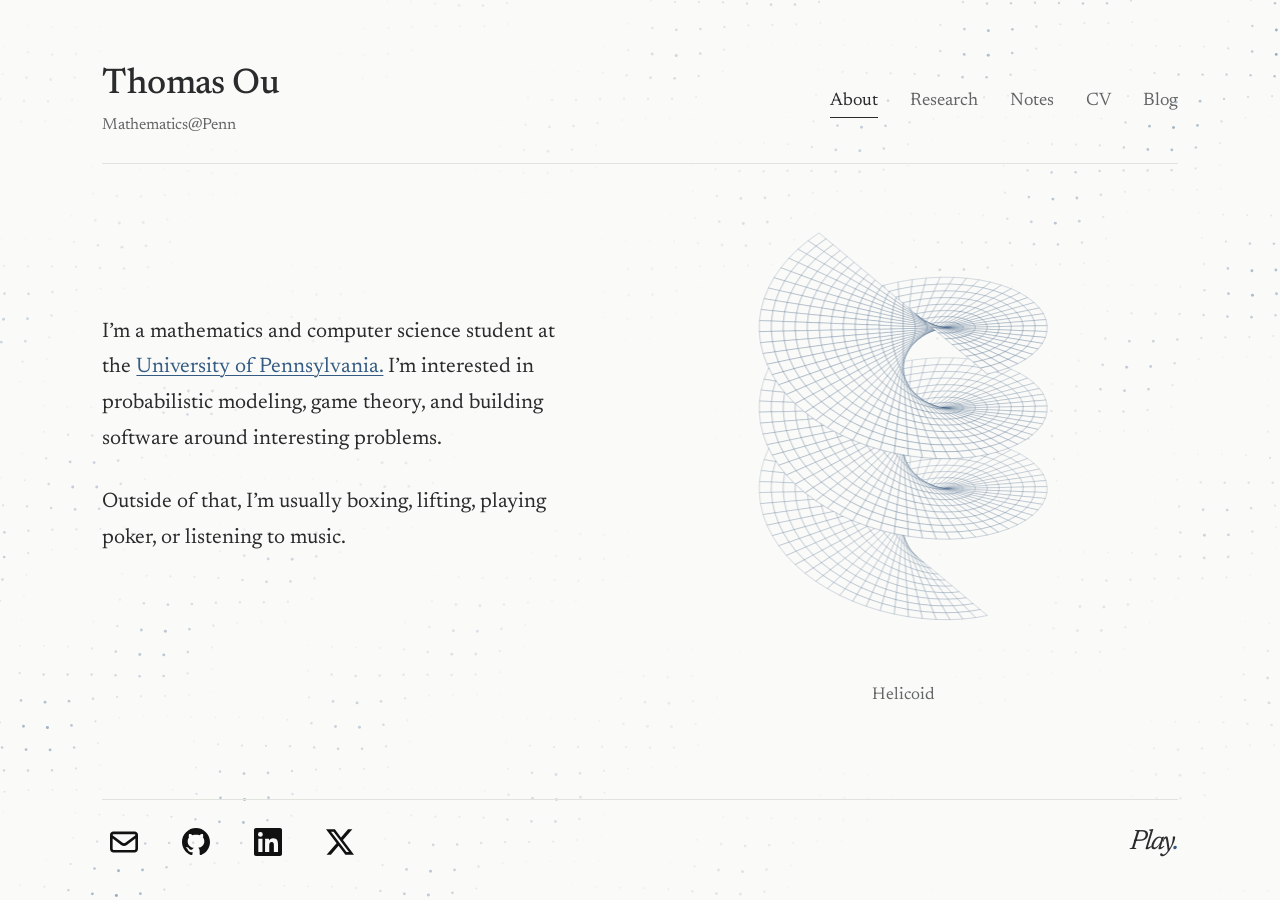
<file: index.html>
<!doctype html>
<html lang="en">
<head>
  <meta charset="utf-8">
  <meta name="viewport" content="width=device-width, initial-scale=1, viewport-fit=cover">
  <meta name="theme-color" content="#fafaf8">
  <meta name="description" content="Thomas Ou. Mathematics and computer science at Penn. Interested in probabilistic modeling and game theory.">
  <title>Thomas Ou</title>
  <link rel="icon" href="notebook-assets/favicon.svg?v=trefoil" type="image/svg+xml">
  <link rel="stylesheet" href="notebook-assets/newsreader.css">
  <link rel="stylesheet" href="styles.css?v=calibration-post">
  <script src="ambient.js?v=canvas-resize" defer></script>
  <script src="navigation.js?v=research-scroll" defer></script>
  <script src="attractor.js?v=home-model-shuffle" defer></script>
  <script src="geometry.js?v=canvas-resize" defer></script>
  <script src="text-motion.js?v=smooth-text" defer></script>
  <script src="pdf-preview.js?v=pdf-preview" defer></script>
</head>
<body>
  <div class="ambient-background" aria-hidden="true">
    <canvas class="ambient-field"></canvas>
  </div>
  <a class="skip-link" href="#main">Skip to content</a>
  <div class="site">
    <header class="site-header">
      <div class="identity">
        <a class="name" href="#about" aria-label="Thomas Ou, about">Thomas Ou</a>
        <p>Mathematics@Penn</p>
      </div>
      <nav aria-label="Main navigation">
        <a href="#about" aria-current="page">About</a>
        <a href="#research">Research</a>
        <a href="#notes">Notes</a>
        <a href="#cv">CV</a>
        <a href="#blog">Blog</a>
      </nav>
    </header>
    <main id="main" tabindex="-1">
      <section id="about" class="page-section home" aria-labelledby="about-title">
        <h1 id="about-title" class="visually-hidden">About Thomas</h1>
        <div class="home-layout">
          <div class="biography">
            <p>I’m a mathematics and computer science student at the <a href="https://www.upenn.edu/">University of Pennsylvania.</a> I’m interested in probabilistic modeling, game theory, and building software around interesting problems.</p>
            <p>Outside of that, I’m usually boxing, lifting, playing poker, or listening to music.</p>
          </div>
          <figure class="attractor" aria-labelledby="attractor-title">
            <div class="attractor-plot">
              <canvas id="attractor-canvas" tabindex="0" role="img" aria-label="Interactive mathematical model. Drag or use arrow keys to rotate. Press Space to pause or resume.">An interactive mathematical model.</canvas>
              <noscript><p class="no-script">Enable JavaScript to explore the mathematics.</p></noscript>
            </div>
            <figcaption>
              <span id="attractor-title">Mathematical model</span>
            </figcaption>
          </figure>
        </div>
      </section>
      <section id="research" hidden class="page-section research" aria-labelledby="research-title">
        <h1 id="research-title" class="visually-hidden">Research</h1>
        <div class="research-group">
          <ul class="research-list" role="list" aria-label="Research topics">
            <li class="research-entry">
              <div class="research-details">
                <h2><a href="https://arxiv.org/abs/2606.20557" target="_blank" rel="noopener" aria-label="Related paper: Optimal Deterministic Multicalibration and Omniprediction by Noarov and Roth, 2026 (opens in a new tab)">Multicalibration and Omniprediction</a></h2>
                <p>Deterministic multicalibration and omniprediction with optimal sample complexity. Noarov and Roth, June 2026 preprint. Related experiments: <a href="https://github.com/Smokeybear10/100.RSCH.coding-confidence-calibration" target="_blank" rel="noopener" aria-label="Related coding confidence calibration experiments on GitHub (opens in a new tab)">coding confidence calibration on GitHub</a>.</p>
              </div>
            </li>
            <li class="research-entry">
              <div class="research-details">
                <h2><a href="https://arxiv.org/abs/1906.08837" target="_blank" rel="noopener" aria-label="Related paper: Minimal resolutions of monomial ideals (opens in a new tab)">Combinatorial Minimal Free Resolutions</a></h2>
                <p>Explicit combinatorial constructions for resolving monomial ideals, connecting algebraic structure with topology.</p>
              </div>
            </li>
            <li class="research-entry">
              <div class="research-details">
                <h2><a href="https://arxiv.org/abs/2104.13753" target="_blank" rel="noopener" aria-label="Related paper: Sum-of-norms clustering does not separate nearby balls (opens in a new tab)">Sum-of-norms Clustering</a></h2>
                <p>Geometric and measure-theoretic approaches to understanding how convex clustering behaves on discrete samples and continuous distributions.</p>
              </div>
            </li>
          </ul>
        </div>
        <section class="research-group" aria-labelledby="selected-projects-title">
          <div class="research-group-heading">
            <h2 id="selected-projects-title">Select Technical Projects</h2>
          </div>
          <ul class="technical-projects" role="list">
            <li>
              <a href="https://github.com/Smokeybear10/101.RSCH.earnings-disclosure-spillovers-and-peer-return-prediction" target="_blank" rel="noopener" aria-label="Earnings disclosure spillovers on GitHub (opens in a new tab)">Earnings disclosure spillovers</a>
              <p>Tests whether earnings disclosures predict peer-stock returns.</p>
            </li>
            <li>
              <a href="https://github.com/Smokeybear10/102.RSCH.bayesian-opponent-modeling-in-poker" target="_blank" rel="noopener" aria-label="Bayesian opponent modeling in poker on GitHub (opens in a new tab)">Bayesian poker models</a>
              <p>Tests opponent memory against synthetic poker players.</p>
            </li>
            <li>
              <a href="https://github.com/Smokeybear10/103.RSCH.conformal-calibration-under-shift" target="_blank" rel="noopener" aria-label="Conformal calibration under shift on GitHub (opens in a new tab)">Conformal calibration</a>
              <p>Compares prediction-set coverage for unseen participants.</p>
            </li>
            <li>
              <a href="https://github.com/Smokeybear10/104.RSCH.intel-cpu-economics-and-valuation" target="_blank" rel="noopener" aria-label="Intel CPU economics and valuation on GitHub (opens in a new tab)">Intel CPU valuation</a>
              <p>Models CPU growth, manufacturing costs, and cash flow.</p>
            </li>
            <li>
              <a href="https://github.com/Smokeybear10/105.RSCH.military-innovation-and-technology-adoption" target="_blank" rel="noopener" aria-label="Military innovation and technology adoption on GitHub (opens in a new tab)">Military technology adoption</a>
              <p>Tracks funding decisions for military technology proposals.</p>
            </li>
          </ul>
        </section>
      </section>
      <section id="cv" hidden class="page-section cv" aria-labelledby="cv-title">
        <h1 id="cv-title" class="visually-hidden">CV</h1>
        <section class="cv-group" aria-labelledby="cv-education-title">
          <h2 id="cv-education-title">Education</h2>
          <ol class="cv-timeline" role="list" aria-label="Education, most recent graduation first">
            <li class="cv-entry">
              <p class="cv-date">Expected <time datetime="2028-12">Dec 2028</time></p>
              <div class="cv-details">
                <h3>University of Pennsylvania</h3>
                <p class="cv-role">Master of Science in Engineering, Computer and Information Science</p>
                <p class="cv-location">Philadelphia, PA</p>
              </div>
            </li>
            <li class="cv-entry">
              <p class="cv-date">Expected <time datetime="2027-05">May 2027</time></p>
              <div class="cv-details">
                <h3>University of Pennsylvania</h3>
                <p class="cv-role">Bachelor of Science in Mathematics</p>
                <p class="cv-location">Philadelphia, PA</p>
              </div>
            </li>
          </ol>
        </section>
        <section class="cv-group" aria-labelledby="cv-experience-title">
          <h2 id="cv-experience-title">Experience</h2>
          <ol class="cv-timeline" role="list" aria-label="Experience, most recent first">
            <li class="cv-entry">
              <p class="cv-date"><time datetime="2027">Summer 2027</time></p>
              <div class="cv-details">
                <h3>Akuna Capital</h3>
                <p class="cv-role">Incoming Quantitative Research Intern</p>
                <p class="cv-location">Chicago, IL</p>
                <p class="cv-description">Equity index market making and volatility research.</p>
              </div>
            </li>
            <li class="cv-entry">
              <p class="cv-date"><time datetime="2026-08">Aug 2026</time> – Present</p>
              <div class="cv-details">
                <h3>University of Pennsylvania</h3>
                <p class="cv-role">Teaching Assistant · CIS 5500</p>
                <p class="cv-location">Philadelphia, PA</p>
                <p class="cv-description">Graduate database systems with Prof. Susan B. Davidson, covering concurrency control, isolation, and distributed consistency.</p>
              </div>
            </li>
            <li class="cv-entry">
              <p class="cv-date"><time datetime="2026-05">May 2026</time> – <time datetime="2026-08">Aug 2026</time></p>
              <div class="cv-details">
                <h3>Amazon Web Services</h3>
                <p class="cv-role">Software Development Engineer Intern</p>
                <p class="cv-location">Boston, MA</p>
                <p class="cv-description">Storage control-plane systems for FSx for Lustre: file-system lifecycle services, metadata, snapshots, and parallel I/O.</p>
              </div>
            </li>
            <li class="cv-entry">
              <p class="cv-date"><time datetime="2025-07">Jul 2025</time> – Present</p>
              <div class="cv-details">
                <h3>University of Pennsylvania</h3>
                <p class="cv-role">Research Assistant</p>
                <p class="cv-location">Philadelphia, PA</p>
                <p class="cv-description">Maritime intelligence research with Prof. M. Horowitz, combining vessel anomaly detection and fuzzy inference for explainable risk scoring.</p>
              </div>
            </li>
            <li class="cv-entry">
              <p class="cv-date"><time datetime="2025-05">May 2025</time> – <time datetime="2025-07">Jul 2025</time></p>
              <div class="cv-details">
                <h3>Cursor</h3>
                <p class="cv-role">Engineering Fellow</p>
                <p class="cv-location">San Francisco, CA</p>
                <p class="cv-description">A Rust decision engine for coding agents, using multicalibration and bounded-risk policies to decide when to execute, escalate, or request review.</p>
              </div>
            </li>
          </ol>
        </section>
        <p class="resume-request"><a href="mailto:thomasou@sas.upenn.edu?subject=R%C3%A9sum%C3%A9%20request">Please contact me for my full résumé.</a></p>
      </section>
      <section id="notes" hidden class="page-section notes" aria-labelledby="notes-title">
        <h1 id="notes-title" class="visually-hidden">Notes</h1>
        <section class="notes-group" aria-labelledby="undergraduate-notes">
          <div class="notes-group-heading">
            <h2 id="undergraduate-notes">Undergraduate</h2>
            <span>3 notes</span>
          </div>
          <ol class="notes-list" aria-label="Undergraduate notes">
          <li class="note-row">
            <div>
              <a class="note-course" href="https://statistics.wharton.upenn.edu/programs/undergraduate/course-descriptions/">STAT 4300</a>
              <h3><a class="note-title" href="notes/ben-greene/probability.pdf" target="_blank" rel="noopener" type="application/pdf" aria-label="Open PDF: Probability notes by Ben Greene (PDF, 68 pages; opens in a new tab)">Probability</a></h3>
              <p class="note-origin">68 pages · 18.6 MB</p>
            </div>
            <a class="note-pdf" type="application/pdf" href="notes/ben-greene/probability.pdf" target="_blank" rel="noopener" aria-label="Open PDF: Probability notes by Ben Greene (PDF, 68 pages; opens in a new tab)"><svg viewBox="0 0 20 22" fill="none" stroke="currentColor" stroke-width="1.4" stroke-linecap="round" stroke-linejoin="round" aria-hidden="true" focusable="false"><path d="M11 2H4a1 1 0 0 0-1 1v16a1 1 0 0 0 1 1h12a1 1 0 0 0 1-1V8z"/><path d="M11 2v6h6M6.5 12h7M6.5 15.5h5"/></svg><span><span class="pdf-label-prefix">Open </span>PDF</span><span class="pdf-arrow" aria-hidden="true">↗</span></a>
          </li>
          <li class="note-row">
            <div>
              <a class="note-course" href="https://catalog.upenn.edu/courses/math/">MATH 5140</a>
              <h3><a class="note-title" href="notes/ben-greene/advanced-linear-algebra.pdf" target="_blank" rel="noopener" type="application/pdf" aria-label="Open PDF: Advanced Linear Algebra notes by Ben Greene (PDF, 45 pages; opens in a new tab)">Advanced Linear Algebra</a></h3>
              <p class="note-origin">45 pages · 12.7 MB</p>
            </div>
            <a class="note-pdf" type="application/pdf" href="notes/ben-greene/advanced-linear-algebra.pdf" target="_blank" rel="noopener" aria-label="Open PDF: Advanced Linear Algebra notes by Ben Greene (PDF, 45 pages; opens in a new tab)"><svg viewBox="0 0 20 22" fill="none" stroke="currentColor" stroke-width="1.4" stroke-linecap="round" stroke-linejoin="round" aria-hidden="true" focusable="false"><path d="M11 2H4a1 1 0 0 0-1 1v16a1 1 0 0 0 1 1h12a1 1 0 0 0 1-1V8z"/><path d="M11 2v6h6M6.5 12h7M6.5 15.5h5"/></svg><span><span class="pdf-label-prefix">Open </span>PDF</span><span class="pdf-arrow" aria-hidden="true">↗</span></a>
          </li>
          <li class="note-row">
            <div>
              <a class="note-course" href="https://www2.math.upenn.edu/~ghrist/cv.pdf">MATH 680</a>
              <h3><a class="note-title" href="notes/ben-greene/topological-data-analysis.pdf" target="_blank" rel="noopener" type="application/pdf" aria-label="Open PDF: Topological Data Analysis notes by Ben Greene (PDF, 32 pages; opens in a new tab)">Topological Data Analysis</a></h3>
              <p class="note-origin">32 pages · 9.9 MB</p>
            </div>
            <a class="note-pdf" type="application/pdf" href="notes/ben-greene/topological-data-analysis.pdf" target="_blank" rel="noopener" aria-label="Open PDF: Topological Data Analysis notes by Ben Greene (PDF, 32 pages; opens in a new tab)"><svg viewBox="0 0 20 22" fill="none" stroke="currentColor" stroke-width="1.4" stroke-linecap="round" stroke-linejoin="round" aria-hidden="true" focusable="false"><path d="M11 2H4a1 1 0 0 0-1 1v16a1 1 0 0 0 1 1h12a1 1 0 0 0 1-1V8z"/><path d="M11 2v6h6M6.5 12h7M6.5 15.5h5"/></svg><span><span class="pdf-label-prefix">Open </span>PDF</span><span class="pdf-arrow" aria-hidden="true">↗</span></a>
          </li>
          </ol>
        </section>
        <section class="notes-group" aria-labelledby="graduate-notes">
          <div class="notes-group-heading">
            <h2 id="graduate-notes">Graduate</h2>
            <span>6 notes</span>
          </div>
          <ol class="notes-list" aria-label="Graduate notes">
          <li class="note-row">
            <div>
              <a class="note-course" href="https://catalog.upenn.edu/courses/math/">MATH 5020</a>
              <h3><a class="note-title" href="notes/ben-greene/abstract-algebra-1.pdf" target="_blank" rel="noopener" type="application/pdf" aria-label="Open PDF: Algebraic Structures I notes by Ben Greene (PDF, 65 pages; opens in a new tab)">Abstract Algebra I</a></h3>
              <p class="note-origin">65 pages · 18.1 MB</p>
            </div>
            <a class="note-pdf" type="application/pdf" href="notes/ben-greene/abstract-algebra-1.pdf" target="_blank" rel="noopener" aria-label="Open PDF: Algebraic Structures I notes by Ben Greene (PDF, 65 pages; opens in a new tab)"><svg viewBox="0 0 20 22" fill="none" stroke="currentColor" stroke-width="1.4" stroke-linecap="round" stroke-linejoin="round" aria-hidden="true" focusable="false"><path d="M11 2H4a1 1 0 0 0-1 1v16a1 1 0 0 0 1 1h12a1 1 0 0 0 1-1V8z"/><path d="M11 2v6h6M6.5 12h7M6.5 15.5h5"/></svg><span><span class="pdf-label-prefix">Open </span>PDF</span><span class="pdf-arrow" aria-hidden="true">↗</span></a>
          </li>
          <li class="note-row">
            <div>
              <a class="note-course" href="https://catalog.upenn.edu/courses/math/">MATH 5030</a>
              <h3><a class="note-title" href="notes/ben-greene/abstract-algebra-2.pdf" target="_blank" rel="noopener" type="application/pdf" aria-label="Open PDF: Algebraic Structures II notes by Ben Greene (PDF, 36 pages; opens in a new tab)">Abstract Algebra II</a></h3>
              <p class="note-origin">36 pages · 10.0 MB</p>
            </div>
            <a class="note-pdf" type="application/pdf" href="notes/ben-greene/abstract-algebra-2.pdf" target="_blank" rel="noopener" aria-label="Open PDF: Algebraic Structures II notes by Ben Greene (PDF, 36 pages; opens in a new tab)"><svg viewBox="0 0 20 22" fill="none" stroke="currentColor" stroke-width="1.4" stroke-linecap="round" stroke-linejoin="round" aria-hidden="true" focusable="false"><path d="M11 2H4a1 1 0 0 0-1 1v16a1 1 0 0 0 1 1h12a1 1 0 0 0 1-1V8z"/><path d="M11 2v6h6M6.5 12h7M6.5 15.5h5"/></svg><span><span class="pdf-label-prefix">Open </span>PDF</span><span class="pdf-arrow" aria-hidden="true">↗</span></a>
          </li>
          <li class="note-row">
            <div>
              <a class="note-course" href="https://catalog.upenn.edu/courses/math/">MATH 6260</a>
              <h3><a class="note-title" href="notes/ben-greene/commutative-algebra.pdf" target="_blank" rel="noopener" type="application/pdf" aria-label="Open PDF: Commutative Algebra notes by Ben Greene (PDF, 177 pages; opens in a new tab)">Commutative Algebra</a></h3>
              <p class="note-origin">177 pages · 53.9 MB</p>
            </div>
            <a class="note-pdf" type="application/pdf" href="notes/ben-greene/commutative-algebra.pdf" target="_blank" rel="noopener" aria-label="Open PDF: Commutative Algebra notes by Ben Greene (PDF, 177 pages; opens in a new tab)"><svg viewBox="0 0 20 22" fill="none" stroke="currentColor" stroke-width="1.4" stroke-linecap="round" stroke-linejoin="round" aria-hidden="true" focusable="false"><path d="M11 2H4a1 1 0 0 0-1 1v16a1 1 0 0 0 1 1h12a1 1 0 0 0 1-1V8z"/><path d="M11 2v6h6M6.5 12h7M6.5 15.5h5"/></svg><span><span class="pdf-label-prefix">Open </span>PDF</span><span class="pdf-arrow" aria-hidden="true">↗</span></a>
          </li>
          <li class="note-row">
            <div>
              <a class="note-course" href="https://catalog.upenn.edu/courses/math/">MATH 6240</a>
              <h3><a class="note-title" href="notes/ben-greene/algebraic-geometry.pdf" target="_blank" rel="noopener" type="application/pdf" aria-label="Open PDF: Algebraic Geometry notes by Ben Greene (PDF, 97 pages; opens in a new tab)">Algebraic Geometry</a></h3>
              <p class="note-origin">97 pages · 30.8 MB</p>
            </div>
            <a class="note-pdf" type="application/pdf" href="notes/ben-greene/algebraic-geometry.pdf" target="_blank" rel="noopener" aria-label="Open PDF: Algebraic Geometry notes by Ben Greene (PDF, 97 pages; opens in a new tab)"><svg viewBox="0 0 20 22" fill="none" stroke="currentColor" stroke-width="1.4" stroke-linecap="round" stroke-linejoin="round" aria-hidden="true" focusable="false"><path d="M11 2H4a1 1 0 0 0-1 1v16a1 1 0 0 0 1 1h12a1 1 0 0 0 1-1V8z"/><path d="M11 2v6h6M6.5 12h7M6.5 15.5h5"/></svg><span><span class="pdf-label-prefix">Open </span>PDF</span><span class="pdf-arrow" aria-hidden="true">↗</span></a>
          </li>
          <li class="note-row">
            <div>
              <a class="note-course" href="https://catalog.upenn.edu/courses/phys/">PHYS 5503</a>
              <h3><a class="note-title" href="notes/ben-greene/general-relativity.pdf" target="_blank" rel="noopener" type="application/pdf" aria-label="Open PDF: General Relativity notes by Ben Greene (PDF, 66 pages; opens in a new tab)">General Relativity</a></h3>
              <p class="note-origin">66 pages · 19.4 MB</p>
            </div>
            <a class="note-pdf" type="application/pdf" href="notes/ben-greene/general-relativity.pdf" target="_blank" rel="noopener" aria-label="Open PDF: General Relativity notes by Ben Greene (PDF, 66 pages; opens in a new tab)"><svg viewBox="0 0 20 22" fill="none" stroke="currentColor" stroke-width="1.4" stroke-linecap="round" stroke-linejoin="round" aria-hidden="true" focusable="false"><path d="M11 2H4a1 1 0 0 0-1 1v16a1 1 0 0 0 1 1h12a1 1 0 0 0 1-1V8z"/><path d="M11 2v6h6M6.5 12h7M6.5 15.5h5"/></svg><span><span class="pdf-label-prefix">Open </span>PDF</span><span class="pdf-arrow" aria-hidden="true">↗</span></a>
          </li>
          <li class="note-row">
            <div>
              <a class="note-course" href="https://catalog.upenn.edu/courses/math/">MATH 6480</a>
              <h3><a class="note-title" href="notes/ben-greene/geometric-central-limit-theorems.pdf" target="_blank" rel="noopener" type="application/pdf" aria-label="Open PDF: Geometric Central Limit Theorems on Singular Spaces notes by Ben Greene (PDF, 17 pages; opens in a new tab)">Geometric Central Limit Theorems on Singular Spaces</a></h3>
              <p class="note-origin">17 pages · 5.2 MB</p>
            </div>
            <a class="note-pdf" type="application/pdf" href="notes/ben-greene/geometric-central-limit-theorems.pdf" target="_blank" rel="noopener" aria-label="Open PDF: Geometric Central Limit Theorems on Singular Spaces notes by Ben Greene (PDF, 17 pages; opens in a new tab)"><svg viewBox="0 0 20 22" fill="none" stroke="currentColor" stroke-width="1.4" stroke-linecap="round" stroke-linejoin="round" aria-hidden="true" focusable="false"><path d="M11 2H4a1 1 0 0 0-1 1v16a1 1 0 0 0 1 1h12a1 1 0 0 0 1-1V8z"/><path d="M11 2v6h6M6.5 12h7M6.5 15.5h5"/></svg><span><span class="pdf-label-prefix">Open </span>PDF</span><span class="pdf-arrow" aria-hidden="true">↗</span></a>
          </li>
          </ol>
        </section>
      </section>
      <section id="blog" hidden class="page-section blog" aria-labelledby="blog-title">
        <h1 id="blog-title">posts</h1>
        <ol class="blog-list" role="list">
          <li class="blog-entry">
            <div class="blog-entry-copy">
              <p class="blog-entry-meta"><time datetime="2025-07">July 2025</time></p>
              <h2><a href="blog/trying-to-break-a-calibrated-predictor.html">Trying to break a calibrated predictor</a></h2>
              <p class="blog-entry-summary">A model predicts 50% for everyone. Its calibration error is zero, but it gets both groups wrong.</p>
            </div>
            <a class="blog-entry-image" href="blog/trying-to-break-a-calibrated-predictor.html" tabindex="-1" aria-hidden="true"><img src="blog/calibration.svg" width="640" height="480" alt=""></a>
          </li>
        </ol>
      </section>
      <section id="math" hidden class="page-section math" aria-labelledby="math-title">
        <h1 id="math-title">A little knot theory</h1>
        <p class="page-intro">The trefoil is the simplest nontrivial knot. Drag to turn it around.</p>
        <figure aria-labelledby="math-title" aria-describedby="figure-description">
          <div class="plot">
            <canvas id="knot-canvas" tabindex="0" role="img" aria-label="Interactive trefoil knot. Drag or use the arrow keys to rotate." aria-describedby="figure-description">A trefoil knot, a closed curve in three dimensions with three crossings.</canvas>
            <noscript><p class="no-script">Enable JavaScript to explore the knot.</p></noscript>
          </div>
          <div class="figure-controls">
            <label for="tube-radius">Thickness <input id="tube-radius" type="range" min="0.12" max="0.4" step="0.01" value="0.23"><output id="radius-value" for="tube-radius">0.23</output></label>
            <div class="figure-buttons"><button type="button" id="motion-toggle" aria-pressed="true">Pause</button><button type="button" id="reset-figure">Reset</button></div>
          </div>
          <figcaption id="figure-description">One closed curve, three crossings, no loose ends.</figcaption>
        </figure>
        <div class="equation" aria-label="x equals sine t plus two sine two t; y equals cosine t minus two cosine two t; z equals negative sine three t">
          <span>x(t) = sin t + 2 sin 2t</span>
          <span>y(t) = cos t − 2 cos 2t</span>
          <span>z(t) = −sin 3t</span>
        </div>
      </section>
    </main>
    <footer class="site-footer">
      <nav class="social-links" aria-label="Contact and social links">
        <a href="mailto:thomasou@sas.upenn.edu" aria-label="Email Thomas Ou" title="Email">
          <svg xmlns="http://www.w3.org/2000/svg" aria-hidden="true" focusable="false" viewBox="0 0 512 512"><!--! Font Awesome Free 7.3.1 by @fontawesome - https://fontawesome.com License - https://fontawesome.com/license/free (Icons: CC BY 4.0, Fonts: SIL OFL 1.1, Code: MIT License) Copyright 2026 Fonticons, Inc. --><path fill="currentColor" d="M61.4 64C27.5 64 0 91.5 0 125.4 0 126.3 0 127.1 .1 128L0 128 0 384c0 35.3 28.7 64 64 64l384 0c35.3 0 64-28.7 64-64l0-256-.1 0c0-.9 .1-1.7 .1-2.6 0-33.9-27.5-61.4-61.4-61.4L61.4 64zM464 192.3L464 384c0 8.8-7.2 16-16 16L64 400c-8.8 0-16-7.2-16-16l0-191.7 154.8 117.4c31.4 23.9 74.9 23.9 106.4 0L464 192.3zM48 125.4C48 118 54 112 61.4 112l389.2 0c7.4 0 13.4 6 13.4 13.4 0 4.2-2 8.2-5.3 10.7L280.2 271.5c-14.3 10.8-34.1 10.8-48.4 0L53.3 136.1c-3.3-2.5-5.3-6.5-5.3-10.7z"/></svg>
        </a>
        <a href="https://github.com/Smokeybear10" aria-label="GitHub" title="GitHub">
          <svg xmlns="http://www.w3.org/2000/svg" aria-hidden="true" focusable="false" viewBox="0 0 512 512"><!--! Font Awesome Free 7.3.1 by @fontawesome - https://fontawesome.com License - https://fontawesome.com/license/free (Icons: CC BY 4.0, Fonts: SIL OFL 1.1, Code: MIT License) Copyright 2026 Fonticons, Inc. --><path fill="currentColor" d="M216.5 362.5c-66-8-112.5-55.5-112.5-117 0-25 9-52 24-70-6.5-16.5-5.5-51.5 2-66 20-2.5 47 8 63 22.5 19-6 39-9 63.5-9s44.5 3 62.5 8.5c15.5-14 43-24.5 63-22 7 13.5 8 48.5 1.5 65.5 16 19 24.5 44.5 24.5 70.5 0 61.5-46.5 108-113.5 116.5 17 11 28.5 35 28.5 62.5l0 52C323 491.5 335.5 500 350.5 494 441 459.5 512 369 512 257 512 115.5 397 0 255.5 0S0 115.5 0 257c0 111 70.5 203 165.5 237.5 13.5 5 26.5-4 26.5-17.5l0-40c-7 3-16 5-24 5-33 0-52.5-18-66.5-51.5-5.5-13.5-11.5-21.5-23-23-6-.5-8-3-8-6 0-6 10-10.5 20-10.5 14.5 0 27 9 40 27.5 10 14.5 20.5 21 33 21s20.5-4.5 32-16c8.5-8.5 15-16 21-21z"/></svg>
        </a>
        <a href="https://www.linkedin.com/in/thomasou0/" aria-label="LinkedIn" title="LinkedIn">
          <svg xmlns="http://www.w3.org/2000/svg" aria-hidden="true" focusable="false" viewBox="0 32 448 448"><!--! Font Awesome Free 7.3.1 by @fontawesome - https://fontawesome.com License - https://fontawesome.com/license/free (Icons: CC BY 4.0, Fonts: SIL OFL 1.1, Code: MIT License) Copyright 2026 Fonticons, Inc. --><path fill="currentColor" d="M416 32L31.9 32C14.3 32 0 46.5 0 64.3L0 447.7C0 465.5 14.3 480 31.9 480L416 480c17.6 0 32-14.5 32-32.3l0-383.4C448 46.5 433.6 32 416 32zM135.4 416l-66.4 0 0-213.8 66.5 0 0 213.8-.1 0zM102.2 96a38.5 38.5 0 1 1 0 77 38.5 38.5 0 1 1 0-77zM384.3 416l-66.4 0 0-104c0-24.8-.5-56.7-34.5-56.7-34.6 0-39.9 27-39.9 54.9l0 105.8-66.4 0 0-213.8 63.7 0 0 29.2 .9 0c8.9-16.8 30.6-34.5 62.9-34.5 67.2 0 79.7 44.3 79.7 101.9l0 117.2z"/></svg>
        </a>
        <a href="https://x.com/ThomasOu10" aria-label="X — @ThomasOu10" title="X">
          <svg xmlns="http://www.w3.org/2000/svg" aria-hidden="true" focusable="false" viewBox="0 0 24 24"><path fill="currentColor" d="M18.901 1.153h3.68l-8.04 9.19L24 22.846h-7.406l-5.8-7.584-6.64 7.584H.47l8.6-9.835L0 1.154h7.594l5.243 6.932 6.064-6.933zm-1.29 19.49h2.039L6.487 3.24H4.3l13.311 17.403z"/></svg>
        </a>
      </nav>
      <a class="footer-play" href="/play/" aria-label="Play">Play<span aria-hidden="true">.</span></a>
    </footer>
  </div>
  <dialog id="pdf-preview" class="pdf-preview" aria-labelledby="pdf-preview-title" data-preview-root="notebook-assets/note-previews/">
    <header class="pdf-preview-header">
      <div>
        <h2 id="pdf-preview-title">PDF preview</h2>
        <p id="pdf-preview-meta"></p>
      </div>
      <button class="pdf-preview-close" type="button" aria-label="Close PDF preview" autofocus><svg viewBox="0 0 24 24" fill="none" stroke="currentColor" stroke-width="1.5" aria-hidden="true"><path d="m6 6 12 12M18 6 6 18"/></svg></button>
    </header>
    <div class="pdf-preview-body" aria-busy="false">
      <p class="pdf-preview-status" role="status" hidden></p>
      <div class="pdf-preview-page"></div>
    </div>
    <footer class="pdf-preview-footer">
      <a class="pdf-preview-full" target="_blank" rel="noopener">Open full PDF <span aria-hidden="true">↗</span></a>
      <div class="pdf-preview-pagination" aria-label="Preview pages">
        <button class="pdf-preview-previous" type="button" aria-label="Previous preview page">←</button>
        <span id="pdf-preview-count" aria-live="polite" aria-atomic="true"></span>
        <button class="pdf-preview-next" type="button" aria-label="Next preview page">→</button>
      </div>
    </footer>
  </dialog>
</body>
</html>
</file>
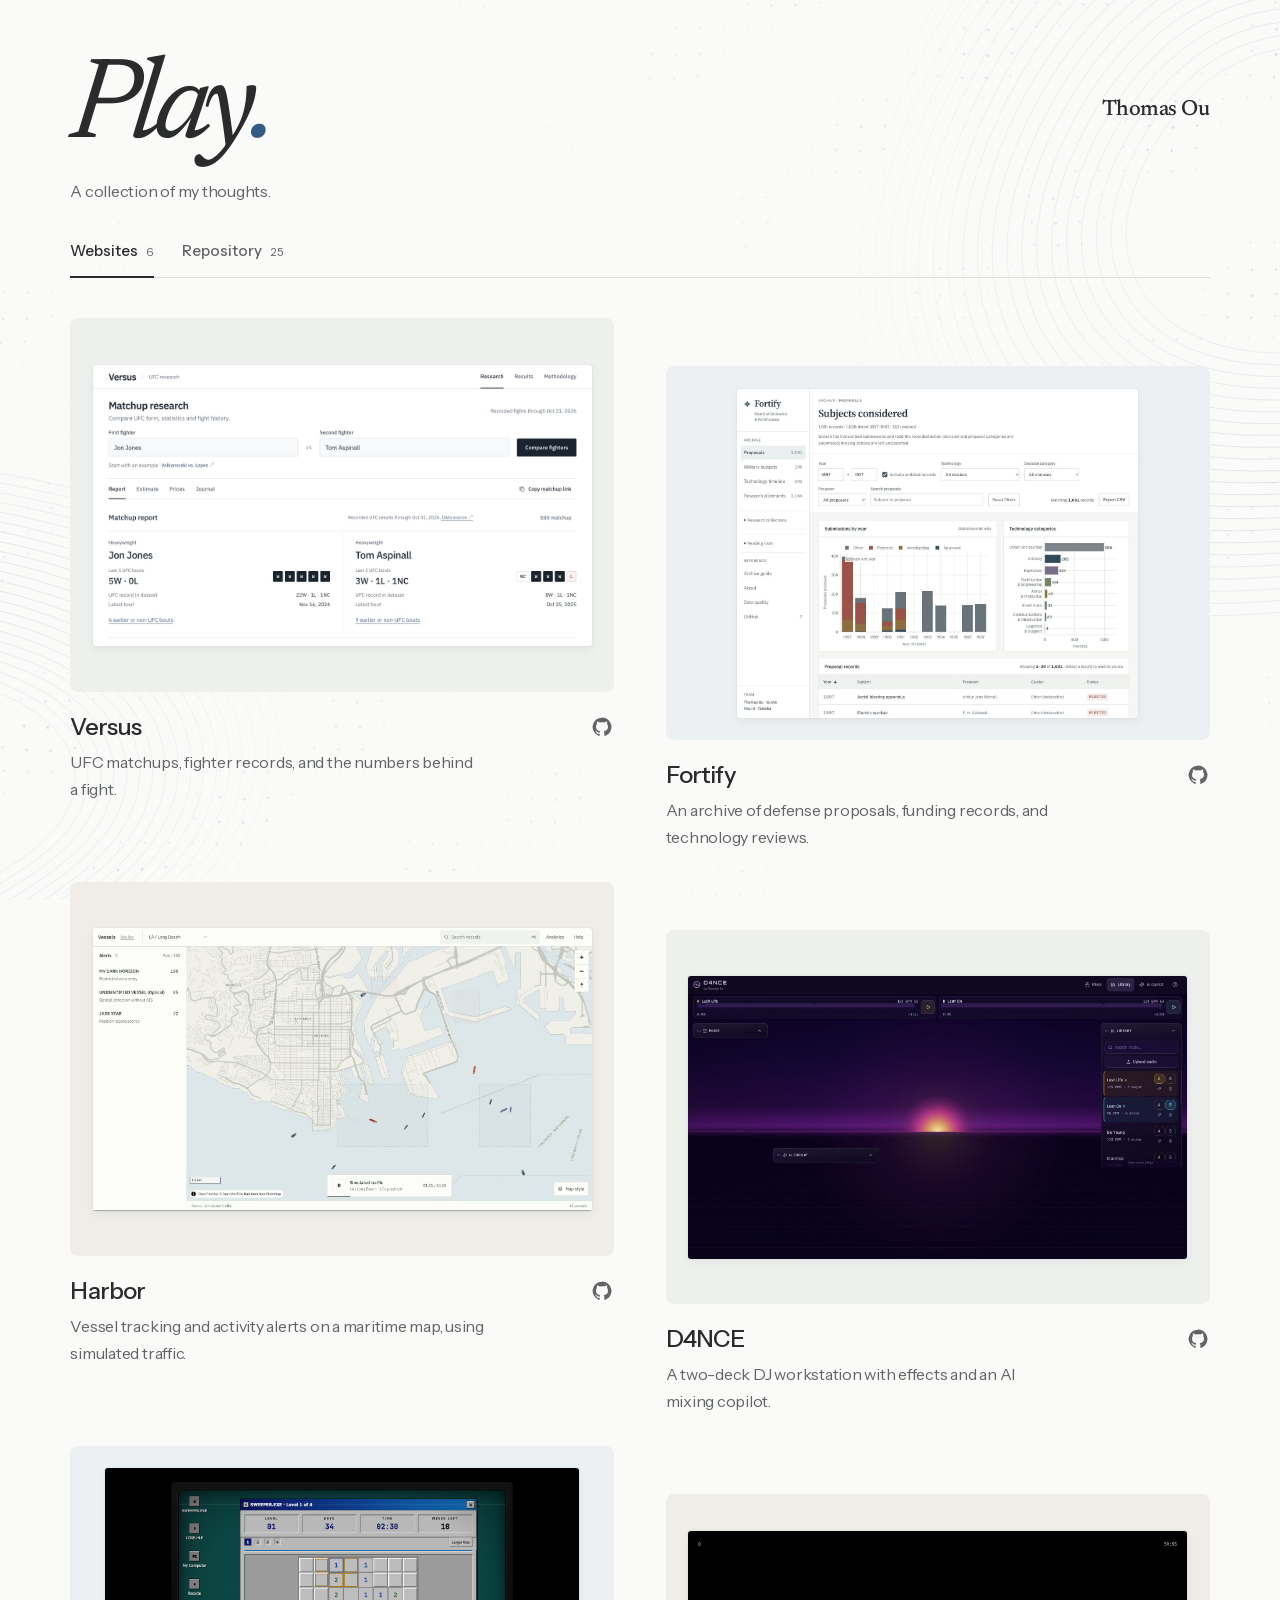
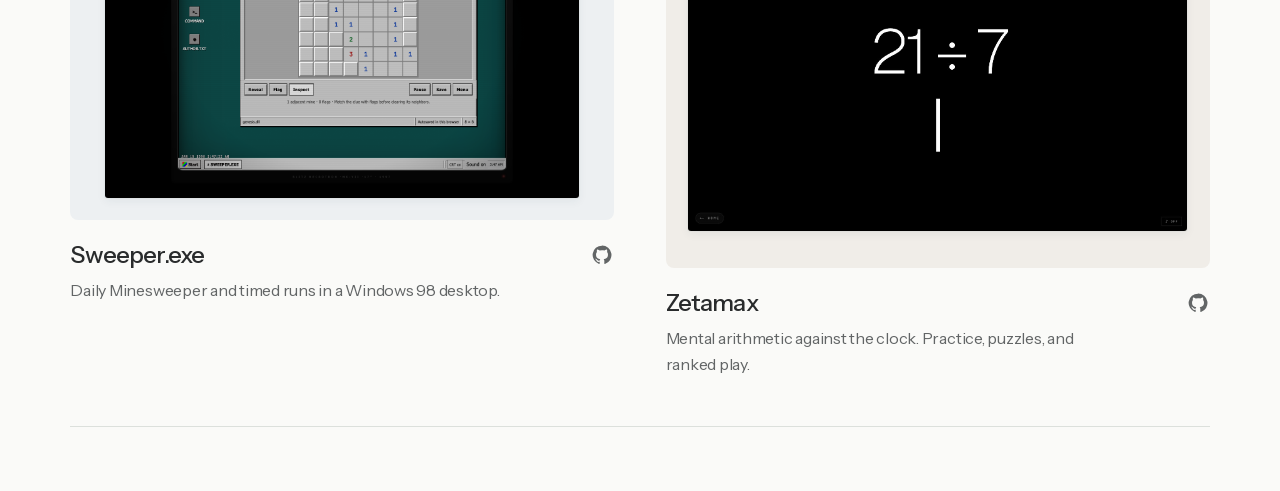
<file: play/index.html>
<!doctype html>
<html lang="en">
<head>
  <meta charset="utf-8">
  <meta name="viewport" content="width=device-width, initial-scale=1, viewport-fit=cover">
  <meta name="theme-color" content="#fafaf8">
  <title>Play — Thomas Ou</title>
  <meta name="description" content="Websites, games, and experiments by Thomas Ou. Open a project, play a game, or explore the source.">
  <meta property="og:title" content="Play — Thomas Ou">
  <meta property="og:description" content="A collection of my thoughts.">
  <meta property="og:type" content="website">
  <link rel="icon" href="assets/favicon.svg" type="image/svg+xml">
  <link rel="preload" href="assets/instrument-sans-latin.woff2" as="font" type="font/woff2" crossorigin>
  <link rel="preload" href="assets/newsreader-0.ttf" as="font" type="font/ttf" crossorigin>
  <link rel="stylesheet" href="assets/newsreader.css">
  <link rel="stylesheet" href="styles.css?v=consecutive-catalog">
  <script src="app.js?v=contour-field" defer></script>
  <script src="ambient.js?v=contour-field" defer></script>
</head>
<body id="top">
  <a class="skip-link" href="#main">Skip to projects</a>
  <div class="ambient-background" aria-hidden="true"><canvas class="ambient-field"></canvas></div>
  <div class="site">
    <header class="site-header">
      <h1 class="page-title" id="page-title">Play<span>.</span></h1>
      <a class="brand" href="https://thomasou.com" aria-label="Thomas Ou, main site">Thomas Ou</a>
      <p class="intro-copy">A collection of my thoughts.</p>
      <nav class="site-nav" aria-label="Play">
        <a href="index.html" aria-current="page">Websites <span class="nav-count">6</span></a>
        <a href="repositories.html">Repository <span class="nav-count">25</span></a>
      </nav>
    </header>
    <main id="main" tabindex="-1" aria-labelledby="page-title">
      <section class="collection" aria-label="Projects">
        <div class="project-grid">
        <article class="project">
          <a class="project-preview" href="https://versus.thomasou.com" target="_blank" rel="noopener noreferrer" aria-label="Open Versus (new tab)">
            <img src="assets/projects/versus.png" width="1280" height="720" alt="A matchup report comparing two UFC fighters." fetchpriority="high" decoding="async">
          </a>
          <div class="project-heading">
            <h2><a class="project-title" href="https://versus.thomasou.com" target="_blank" rel="noopener noreferrer" aria-label="Visit Versus (new tab)">Versus</a></h2>
            <a class="project-source" href="https://github.com/Smokeybear10/003.CORE.versus" target="_blank" rel="noopener noreferrer" aria-label="Versus source on GitHub (new tab)" title="Versus on GitHub"><svg viewBox="0 0 24 24" width="20" height="20" fill="currentColor" aria-hidden="true"><path d="M12 .75a11.25 11.25 0 0 0-3.558 21.922c.562.103.768-.244.768-.542 0-.267-.01-.975-.015-1.913-3.13.68-3.79-1.508-3.79-1.508-.512-1.3-1.25-1.646-1.25-1.646-1.023-.7.078-.686.078-.686 1.13.08 1.725 1.16 1.725 1.16 1.006 1.722 2.64 1.225 3.283.937.102-.728.394-1.225.715-1.507-2.498-.284-5.124-1.25-5.124-5.564 0-1.23.44-2.235 1.16-3.023-.117-.285-.502-1.43.11-2.98 0 0 .945-.303 3.095 1.155A10.8 10.8 0 0 1 12 6.176c.956.004 1.919.129 2.819.379 2.148-1.458 3.09-1.155 3.09-1.155.615 1.55.23 2.695.113 2.98.723.788 1.158 1.793 1.158 3.023 0 4.326-2.63 5.277-5.137 5.555.404.35.764 1.042.764 2.1 0 1.517-.014 2.74-.014 3.112 0 .3.203.65.774.54A11.25 11.25 0 0 0 12 .75Z"/></svg></a>
          </div>
          <p class="project-description">UFC matchups, fighter records, and the numbers behind a fight.</p>
        </article>
        <article class="project">
          <a class="project-preview" href="https://smokeybear10.github.io/105.RSCH.military-innovation-and-technology-adoption/" target="_blank" rel="noopener noreferrer" aria-label="Open Fortify (new tab)">
            <img src="assets/projects/fortify.jpg" width="1280" height="1050" alt="A searchable table of historical defense research proposals." decoding="async">
          </a>
          <div class="project-heading">
            <h2><a class="project-title" href="https://smokeybear10.github.io/105.RSCH.military-innovation-and-technology-adoption/" target="_blank" rel="noopener noreferrer" aria-label="Visit Fortify (new tab)">Fortify</a></h2>
            <a class="project-source" href="https://github.com/Smokeybear10/105.RSCH.military-innovation-and-technology-adoption" target="_blank" rel="noopener noreferrer" aria-label="Fortify source on GitHub (new tab)" title="Fortify on GitHub"><svg viewBox="0 0 24 24" width="20" height="20" fill="currentColor" aria-hidden="true"><path d="M12 .75a11.25 11.25 0 0 0-3.558 21.922c.562.103.768-.244.768-.542 0-.267-.01-.975-.015-1.913-3.13.68-3.79-1.508-3.79-1.508-.512-1.3-1.25-1.646-1.25-1.646-1.023-.7.078-.686.078-.686 1.13.08 1.725 1.16 1.725 1.16 1.006 1.722 2.64 1.225 3.283.937.102-.728.394-1.225.715-1.507-2.498-.284-5.124-1.25-5.124-5.564 0-1.23.44-2.235 1.16-3.023-.117-.285-.502-1.43.11-2.98 0 0 .945-.303 3.095 1.155A10.8 10.8 0 0 1 12 6.176c.956.004 1.919.129 2.819.379 2.148-1.458 3.09-1.155 3.09-1.155.615 1.55.23 2.695.113 2.98.723.788 1.158 1.793 1.158 3.023 0 4.326-2.63 5.277-5.137 5.555.404.35.764 1.042.764 2.1 0 1.517-.014 2.74-.014 3.112 0 .3.203.65.774.54A11.25 11.25 0 0 0 12 .75Z"/></svg></a>
          </div>
          <p class="project-description">An archive of defense proposals, funding records, and technology reviews.</p>
        </article>
        <article class="project">
          <a class="project-preview" href="https://harbor.thomasou.com/?mode=demo" target="_blank" rel="noopener noreferrer" aria-label="Open Harbor (new tab)">
            <img src="assets/projects/harbor.png" width="1599" height="907" alt="A map of vessel positions with maritime tracking controls." loading="lazy" decoding="async">
          </a>
          <div class="project-heading">
            <h2><a class="project-title" href="https://harbor.thomasou.com/?mode=demo" target="_blank" rel="noopener noreferrer" aria-label="Visit Harbor demo (new tab)">Harbor</a></h2>
            <a class="project-source" href="https://github.com/Smokeybear10/002.CORE.harbor" target="_blank" rel="noopener noreferrer" aria-label="Harbor source on GitHub (new tab)" title="Harbor on GitHub"><svg viewBox="0 0 24 24" width="20" height="20" fill="currentColor" aria-hidden="true"><path d="M12 .75a11.25 11.25 0 0 0-3.558 21.922c.562.103.768-.244.768-.542 0-.267-.01-.975-.015-1.913-3.13.68-3.79-1.508-3.79-1.508-.512-1.3-1.25-1.646-1.25-1.646-1.023-.7.078-.686.078-.686 1.13.08 1.725 1.16 1.725 1.16 1.006 1.722 2.64 1.225 3.283.937.102-.728.394-1.225.715-1.507-2.498-.284-5.124-1.25-5.124-5.564 0-1.23.44-2.235 1.16-3.023-.117-.285-.502-1.43.11-2.98 0 0 .945-.303 3.095 1.155A10.8 10.8 0 0 1 12 6.176c.956.004 1.919.129 2.819.379 2.148-1.458 3.09-1.155 3.09-1.155.615 1.55.23 2.695.113 2.98.723.788 1.158 1.793 1.158 3.023 0 4.326-2.63 5.277-5.137 5.555.404.35.764 1.042.764 2.1 0 1.517-.014 2.74-.014 3.112 0 .3.203.65.774.54A11.25 11.25 0 0 0 12 .75Z"/></svg></a>
          </div>
          <p class="project-description">Vessel tracking and activity alerts on a maritime map, using simulated traffic.</p>
        </article>
        <article class="project">
          <a class="project-preview" href="https://dance.thomasou.com" target="_blank" rel="noopener noreferrer" aria-label="Open D4NCE (new tab)">
            <img src="assets/projects/dance.png" width="1599" height="907" alt="Two audio decks with a track library and mixing controls." loading="lazy" decoding="async">
          </a>
          <div class="project-heading">
            <h2><a class="project-title" href="https://dance.thomasou.com" target="_blank" rel="noopener noreferrer" aria-label="Visit D4NCE (new tab)">D4NCE</a></h2>
            <a class="project-source" href="https://github.com/Smokeybear10/001.CORE.d4nce" target="_blank" rel="noopener noreferrer" aria-label="D4NCE source on GitHub (new tab)" title="D4NCE on GitHub"><svg viewBox="0 0 24 24" width="20" height="20" fill="currentColor" aria-hidden="true"><path d="M12 .75a11.25 11.25 0 0 0-3.558 21.922c.562.103.768-.244.768-.542 0-.267-.01-.975-.015-1.913-3.13.68-3.79-1.508-3.79-1.508-.512-1.3-1.25-1.646-1.25-1.646-1.023-.7.078-.686.078-.686 1.13.08 1.725 1.16 1.725 1.16 1.006 1.722 2.64 1.225 3.283.937.102-.728.394-1.225.715-1.507-2.498-.284-5.124-1.25-5.124-5.564 0-1.23.44-2.235 1.16-3.023-.117-.285-.502-1.43.11-2.98 0 0 .945-.303 3.095 1.155A10.8 10.8 0 0 1 12 6.176c.956.004 1.919.129 2.819.379 2.148-1.458 3.09-1.155 3.09-1.155.615 1.55.23 2.695.113 2.98.723.788 1.158 1.793 1.158 3.023 0 4.326-2.63 5.277-5.137 5.555.404.35.764 1.042.764 2.1 0 1.517-.014 2.74-.014 3.112 0 .3.203.65.774.54A11.25 11.25 0 0 0 12 .75Z"/></svg></a>
          </div>
          <p class="project-description">A two-deck DJ workstation with effects and an AI mixing copilot.</p>
        </article>
        <article class="project">
          <a class="project-preview" href="https://sweeperexe.vercel.app/" target="_blank" rel="noopener noreferrer" aria-label="Open Sweeper.exe (new tab)">
            <img src="assets/projects/sweeper.png" width="1440" height="1000" alt="A Minesweeper board inside a retro Windows desktop." loading="lazy" decoding="async">
          </a>
          <div class="project-heading">
            <h2><a class="project-title" href="https://sweeperexe.vercel.app/" target="_blank" rel="noopener noreferrer" aria-label="Visit Sweeper.exe (new tab)">Sweeper.exe</a></h2>
            <a class="project-source" href="https://github.com/Smokeybear10/300.GAME.sweeper" target="_blank" rel="noopener noreferrer" aria-label="Sweeper.exe source on GitHub (new tab)" title="Sweeper.exe on GitHub"><svg viewBox="0 0 24 24" width="20" height="20" fill="currentColor" aria-hidden="true"><path d="M12 .75a11.25 11.25 0 0 0-3.558 21.922c.562.103.768-.244.768-.542 0-.267-.01-.975-.015-1.913-3.13.68-3.79-1.508-3.79-1.508-.512-1.3-1.25-1.646-1.25-1.646-1.023-.7.078-.686.078-.686 1.13.08 1.725 1.16 1.725 1.16 1.006 1.722 2.64 1.225 3.283.937.102-.728.394-1.225.715-1.507-2.498-.284-5.124-1.25-5.124-5.564 0-1.23.44-2.235 1.16-3.023-.117-.285-.502-1.43.11-2.98 0 0 .945-.303 3.095 1.155A10.8 10.8 0 0 1 12 6.176c.956.004 1.919.129 2.819.379 2.148-1.458 3.09-1.155 3.09-1.155.615 1.55.23 2.695.113 2.98.723.788 1.158 1.793 1.158 3.023 0 4.326-2.63 5.277-5.137 5.555.404.35.764 1.042.764 2.1 0 1.517-.014 2.74-.014 3.112 0 .3.203.65.774.54A11.25 11.25 0 0 0 12 .75Z"/></svg></a>
          </div>
          <p class="project-description">Daily Minesweeper and timed runs in a Windows 98 desktop.</p>
        </article>
        <article class="project">
          <a class="project-preview" href="https://zeta-max.vercel.app" target="_blank" rel="noopener noreferrer" aria-label="Open Zetamax (new tab)">
            <img src="assets/projects/zetamax.png" width="1599" height="963" alt="A minimal arithmetic game with a large equation and countdown timer."  loading="lazy" decoding="async">
          </a>
          <div class="project-heading">
            <h2><a class="project-title" href="https://zeta-max.vercel.app" target="_blank" rel="noopener noreferrer" aria-label="Visit Zetamax (new tab)">Zetamax</a></h2>
            <a class="project-source" href="https://github.com/Smokeybear10/301.GAME.zetamax" target="_blank" rel="noopener noreferrer" aria-label="Zetamax source on GitHub (new tab)" title="Zetamax on GitHub"><svg viewBox="0 0 24 24" width="20" height="20" fill="currentColor" aria-hidden="true"><path d="M12 .75a11.25 11.25 0 0 0-3.558 21.922c.562.103.768-.244.768-.542 0-.267-.01-.975-.015-1.913-3.13.68-3.79-1.508-3.79-1.508-.512-1.3-1.25-1.646-1.25-1.646-1.023-.7.078-.686.078-.686 1.13.08 1.725 1.16 1.725 1.16 1.006 1.722 2.64 1.225 3.283.937.102-.728.394-1.225.715-1.507-2.498-.284-5.124-1.25-5.124-5.564 0-1.23.44-2.235 1.16-3.023-.117-.285-.502-1.43.11-2.98 0 0 .945-.303 3.095 1.155A10.8 10.8 0 0 1 12 6.176c.956.004 1.919.129 2.819.379 2.148-1.458 3.09-1.155 3.09-1.155.615 1.55.23 2.695.113 2.98.723.788 1.158 1.793 1.158 3.023 0 4.326-2.63 5.277-5.137 5.555.404.35.764 1.042.764 2.1 0 1.517-.014 2.74-.014 3.112 0 .3.203.65.774.54A11.25 11.25 0 0 0 12 .75Z"/></svg></a>
          </div>
          <p class="project-description">Mental arithmetic against the clock. Practice, puzzles, and ranked play.</p>
        </article>
        </div>
      </section>
    </main>
  </div>
</body>
</html>
</file>
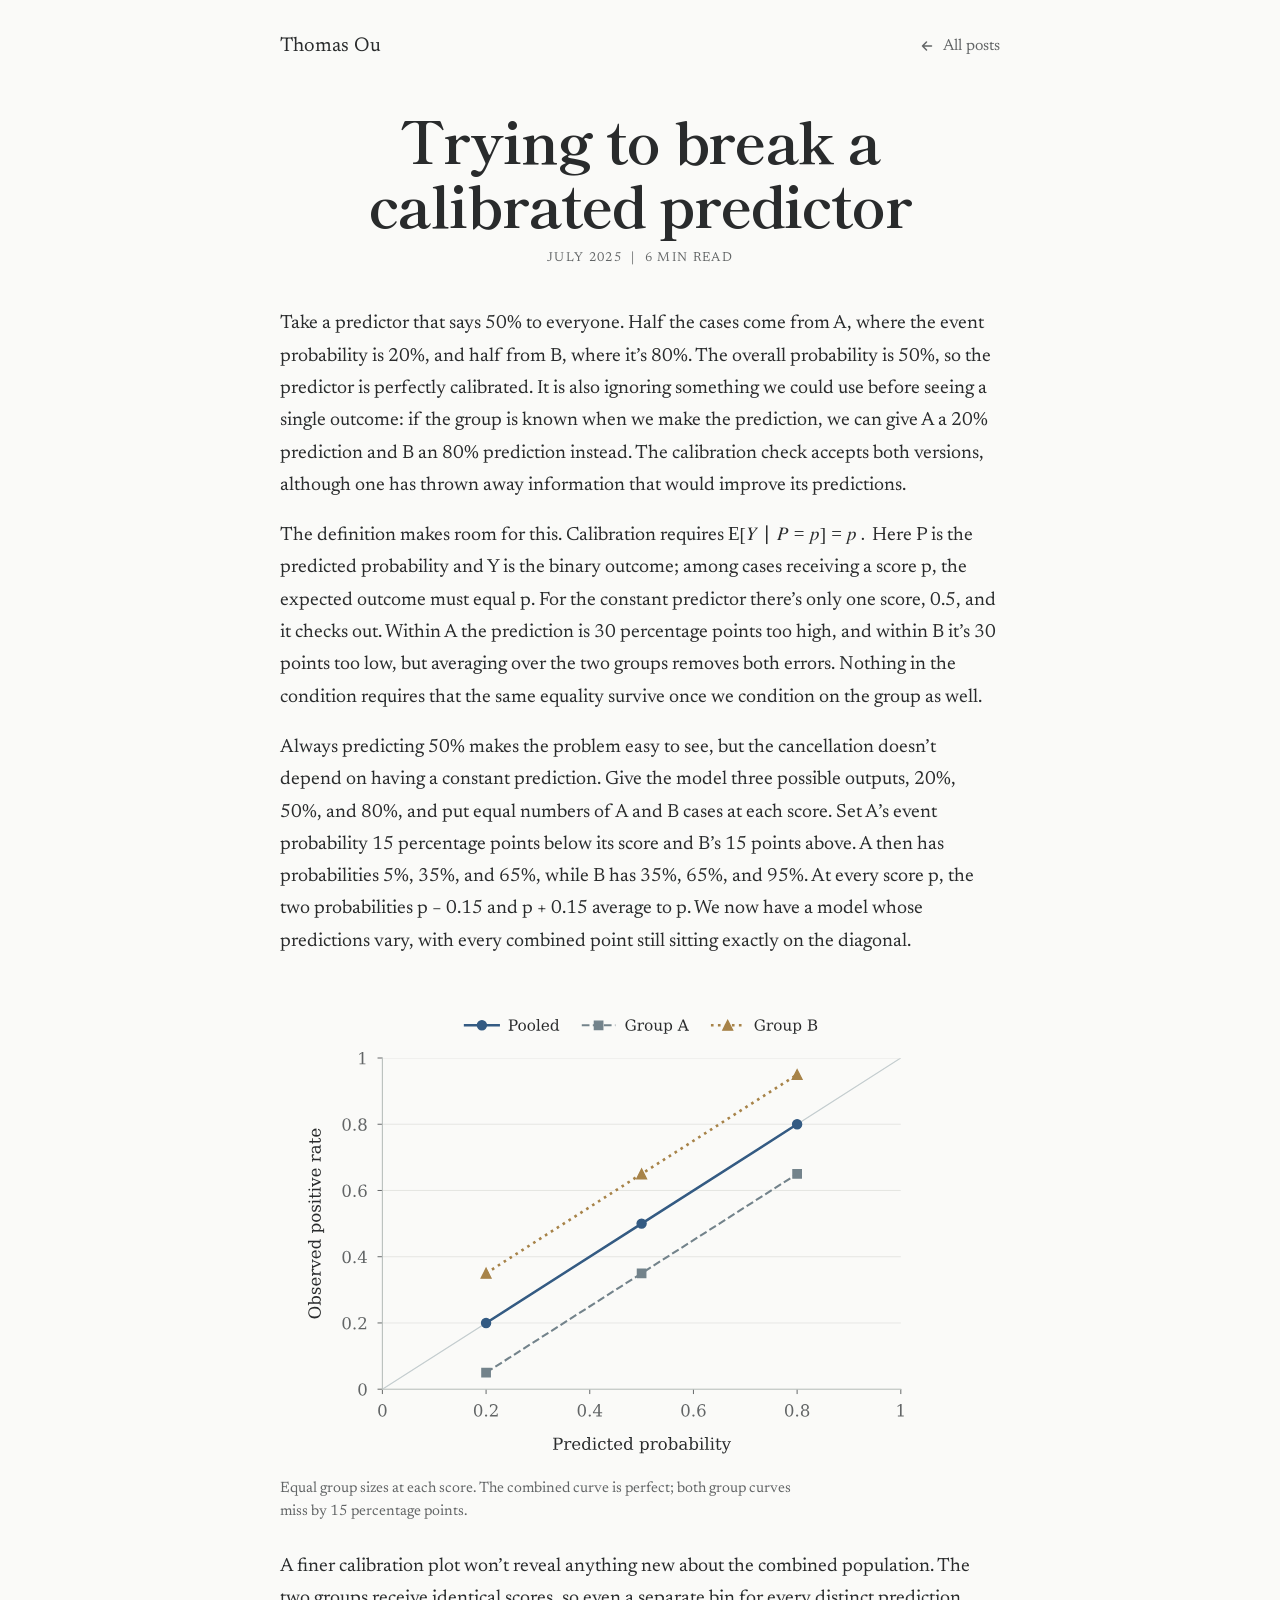
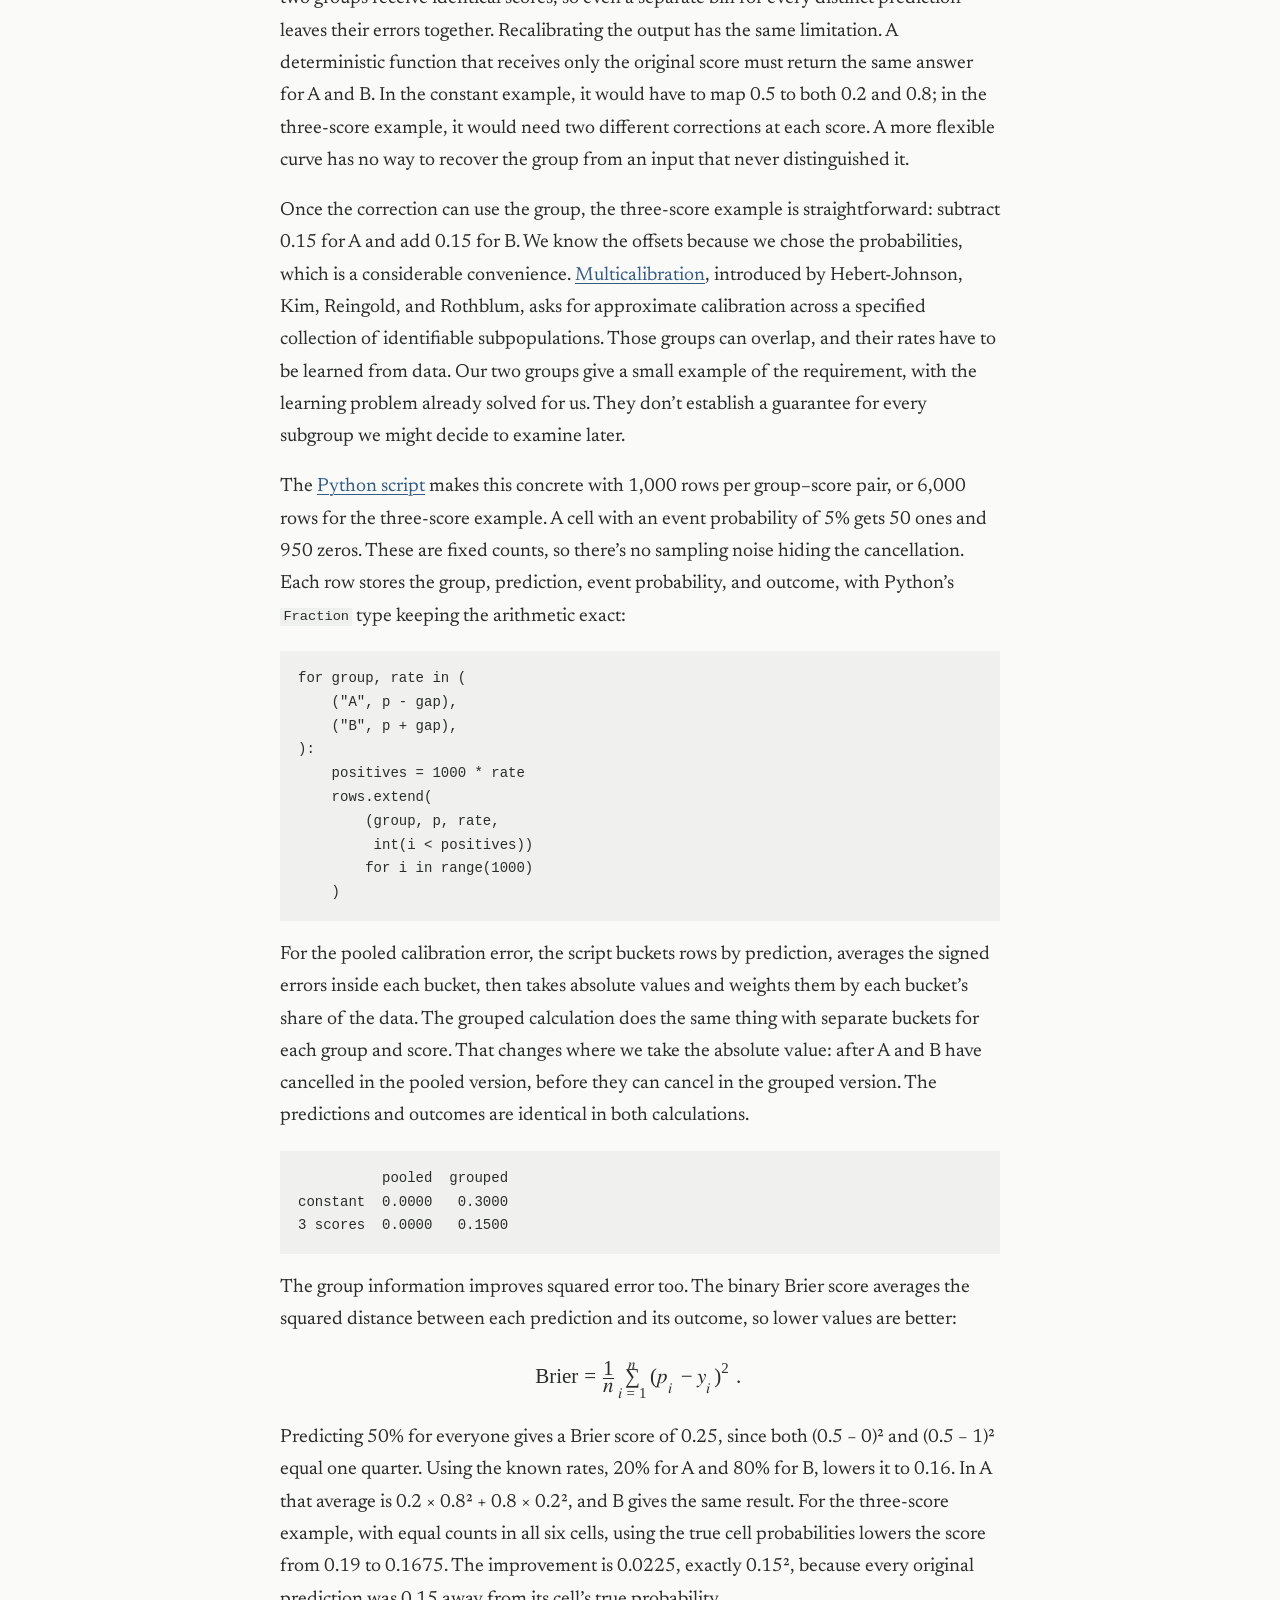
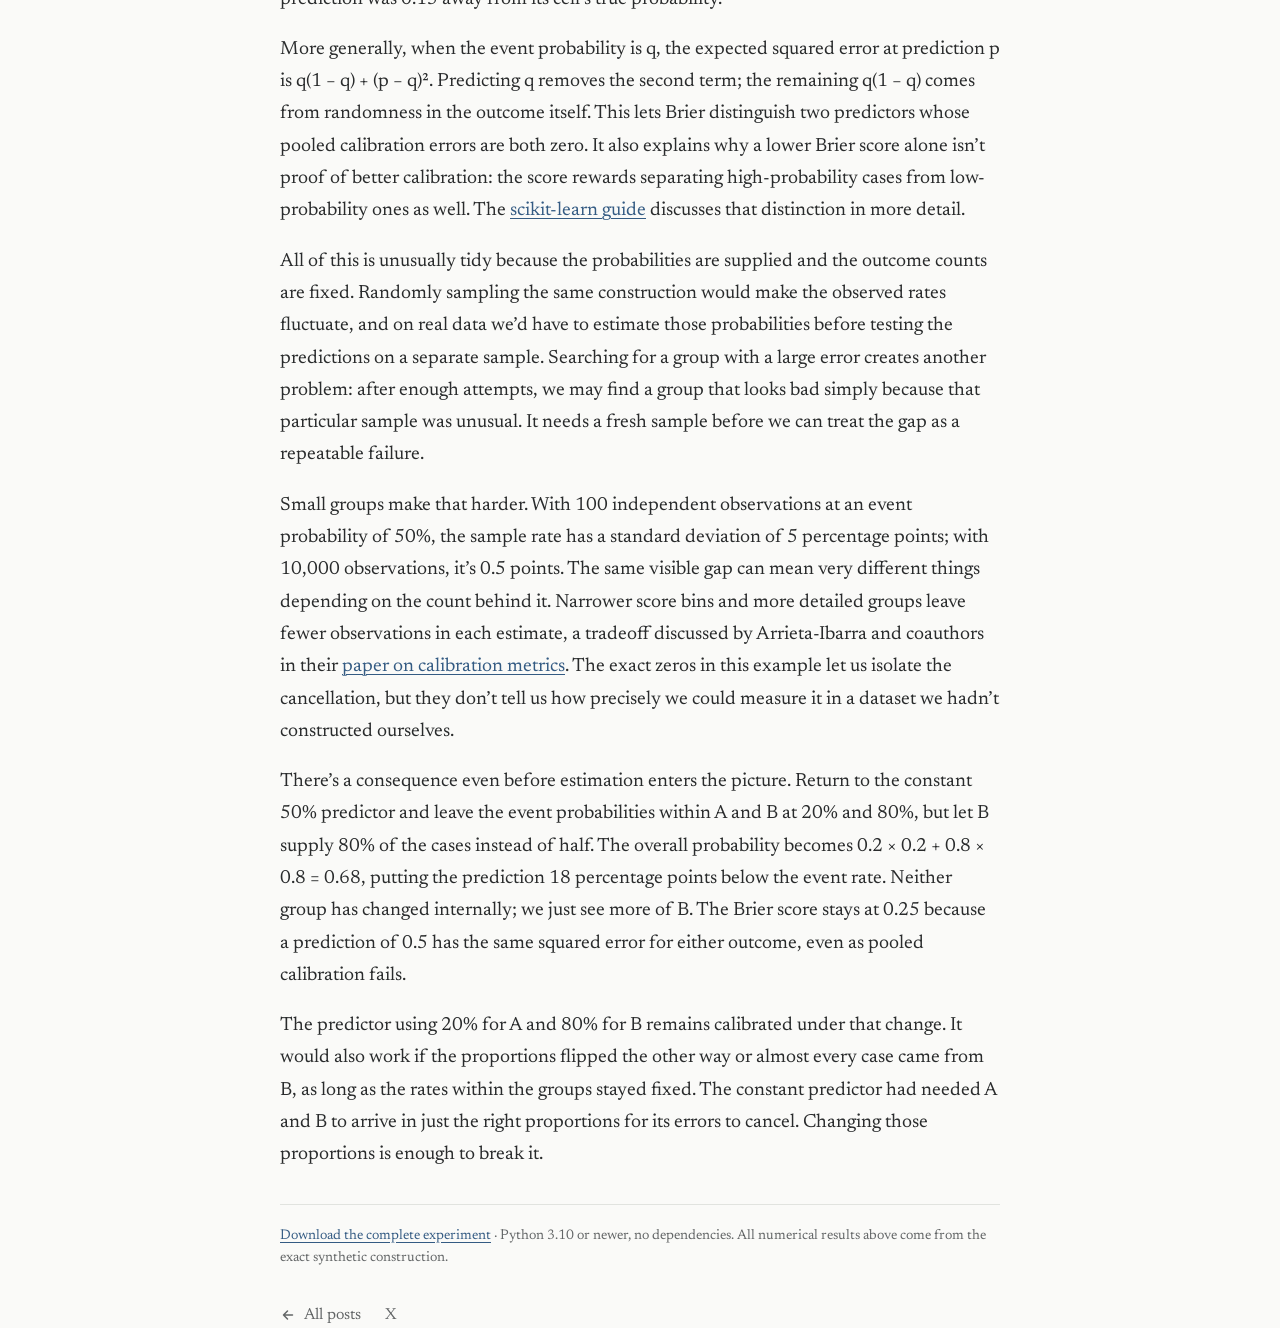
<file: blog/formatting-preview.html>
<!doctype html>
<html lang="en">
<head>
  <meta charset="utf-8">
  <meta name="viewport" content="width=device-width, initial-scale=1">
  <meta name="robots" content="noindex">
  <meta http-equiv="refresh" content="0; url=trying-to-break-a-calibrated-predictor.html">
  <title>Blog — Thomas Ou</title>
</head>
<body><p><a href="trying-to-break-a-calibrated-predictor.html">Continue to the blog</a>.</p></body>
</html>
</file>
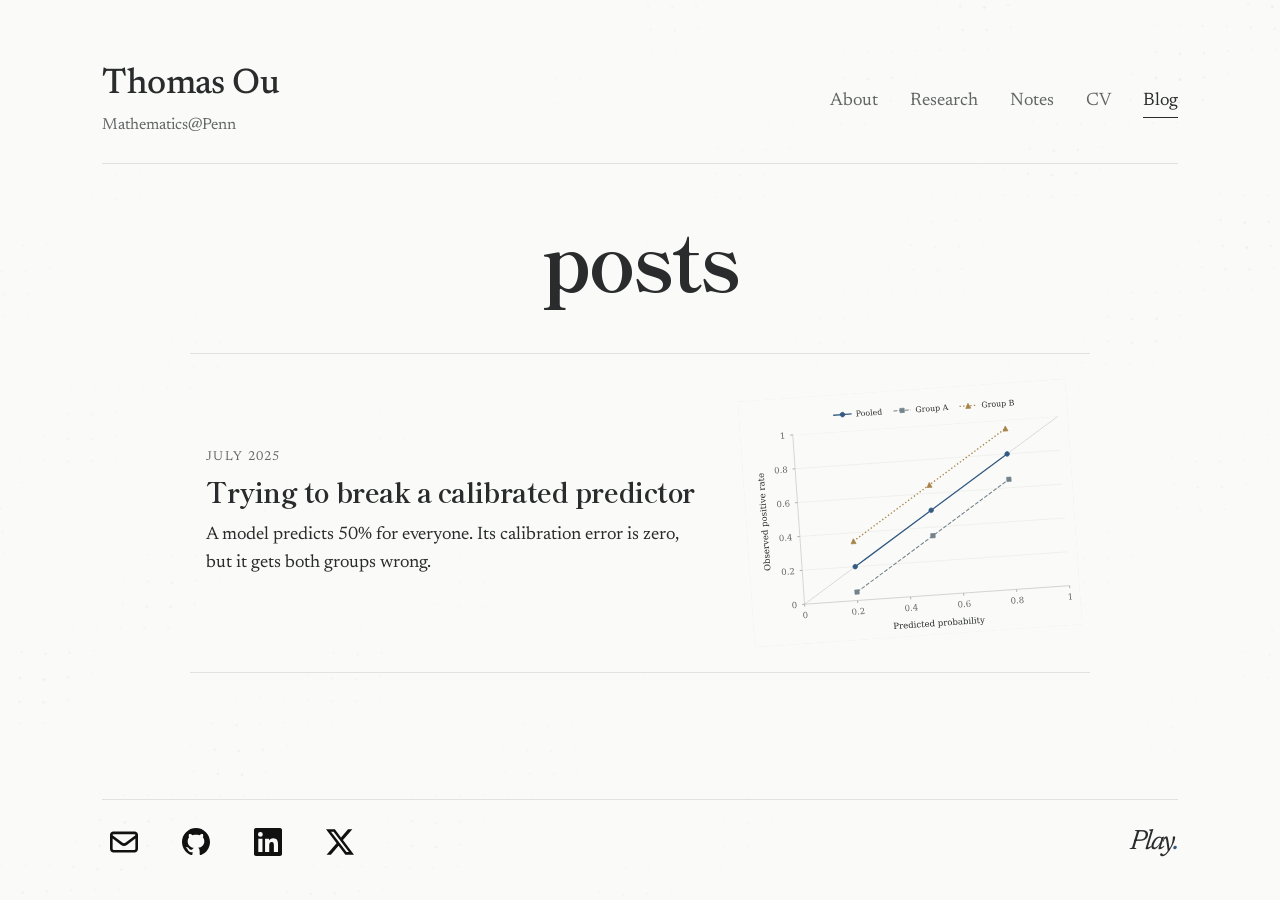
<file: blog/kubernetes-reconciliation.html>
<!doctype html>
<html lang="en">
<head>
  <meta charset="utf-8">
  <meta name="viewport" content="width=device-width, initial-scale=1">
  <meta name="robots" content="noindex">
  <meta http-equiv="refresh" content="0; url=../index.html#blog">
  <title>Blog — Thomas Ou</title>
</head>
<body><p><a href="../index.html#blog">Continue to the blog</a>.</p></body>
</html>
</file>
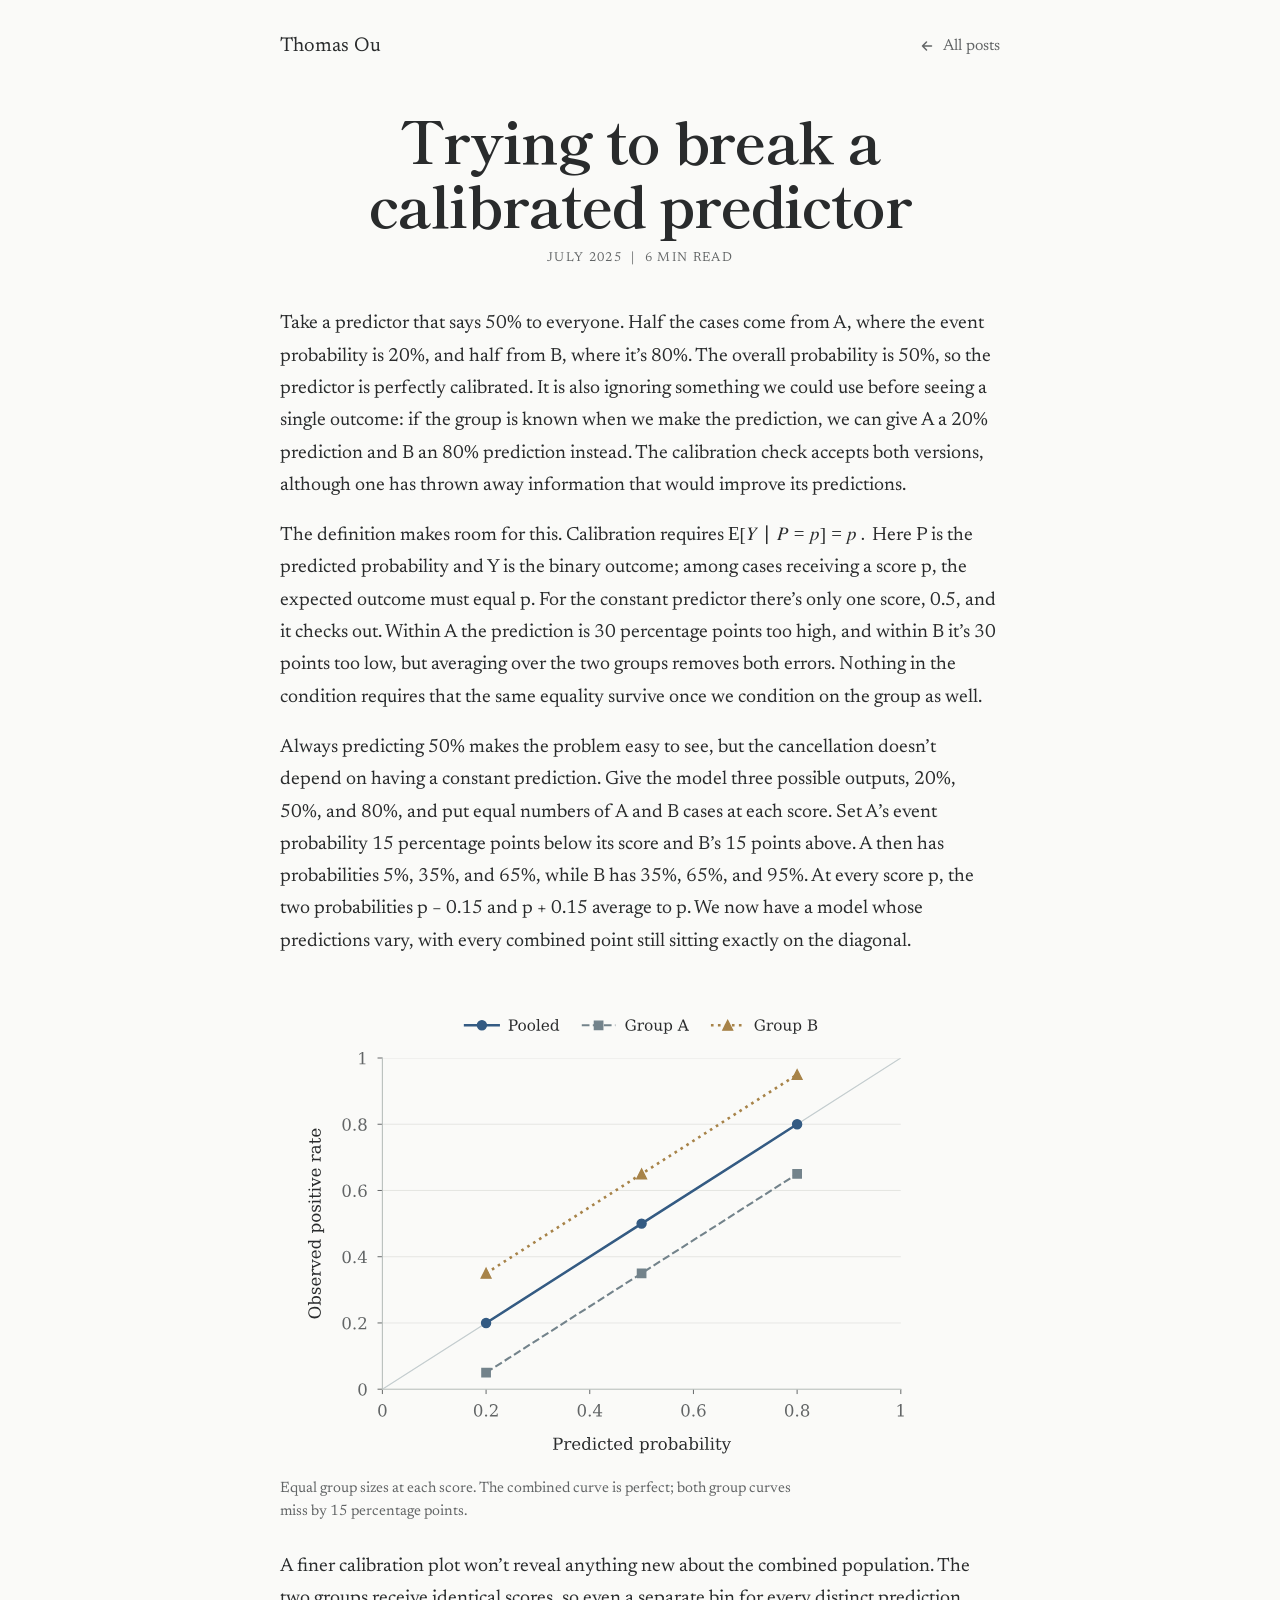
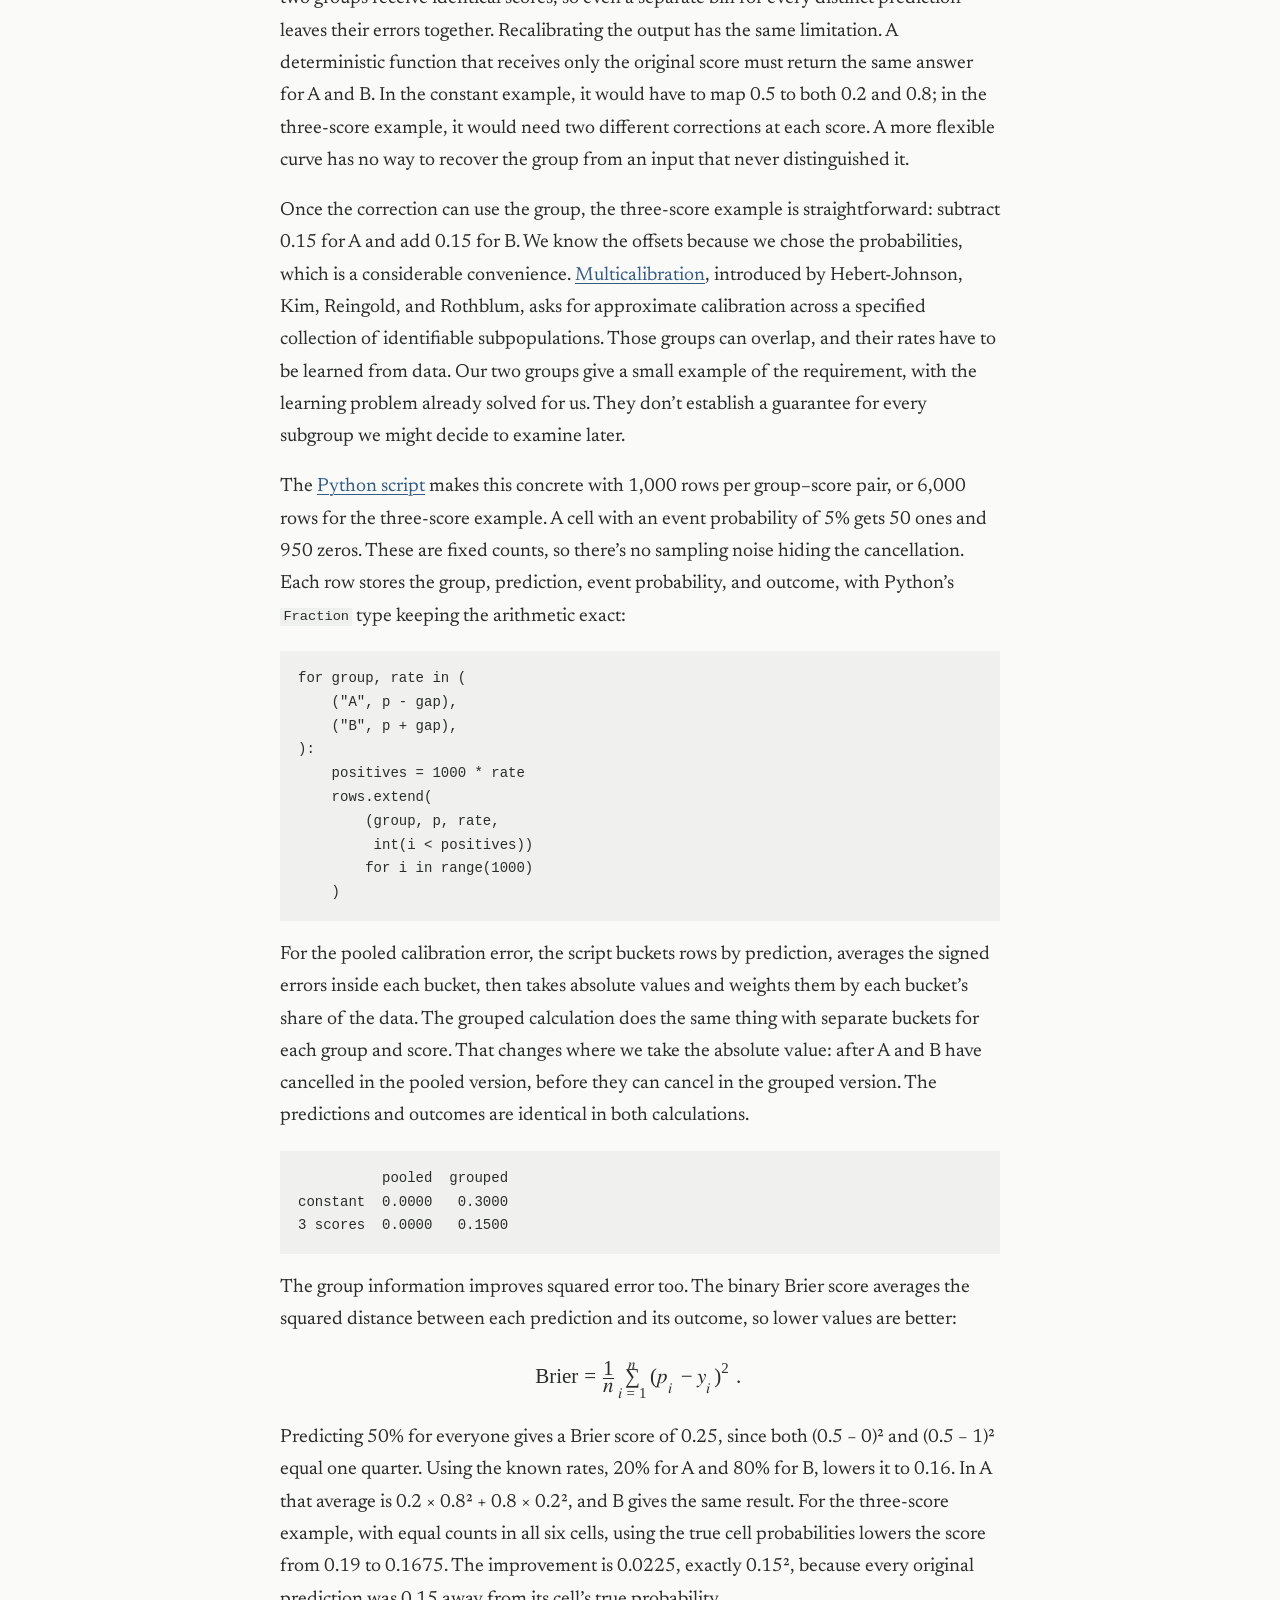
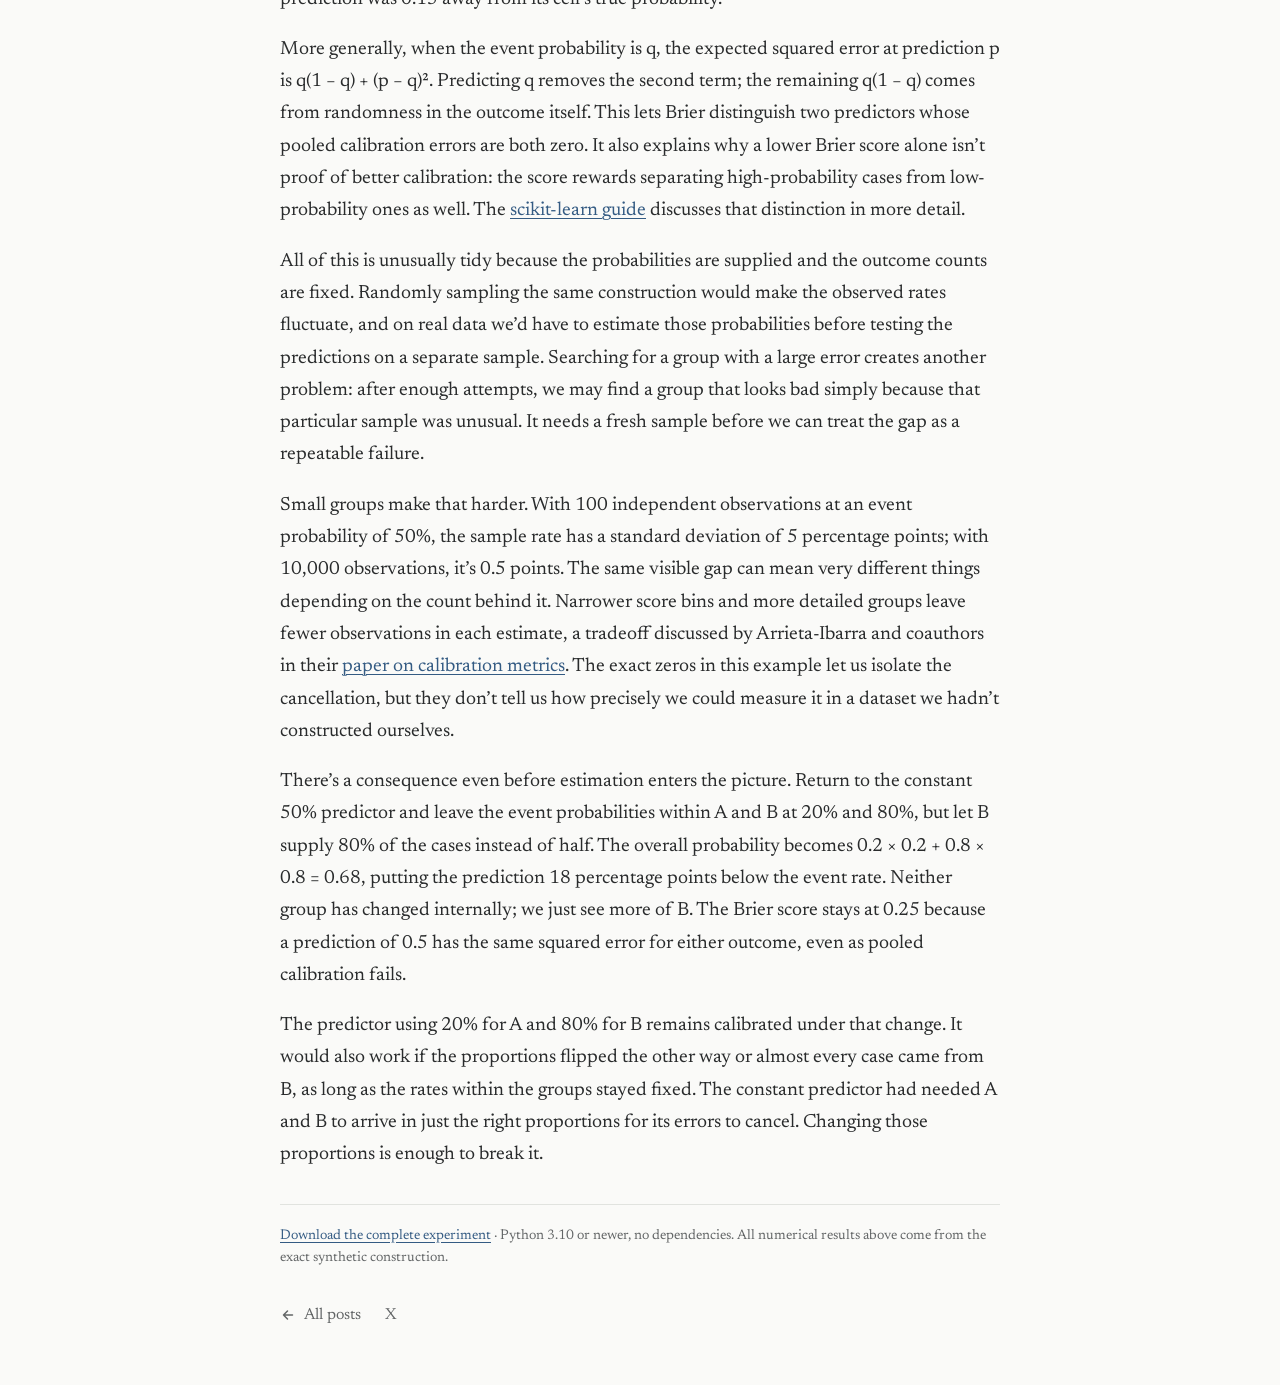
<file: blog/trying-to-break-a-calibrated-predictor.html>
<!doctype html>
<html lang="en">
<head>
  <meta charset="utf-8">
  <meta name="viewport" content="width=device-width, initial-scale=1, viewport-fit=cover">
  <meta name="theme-color" content="#fafaf8">
  <meta name="description" content="A worked example of a predictor that is calibrated overall and wrong within each group.">
  <title>Trying to break a calibrated predictor — Thomas Ou</title>
  <link rel="canonical" href="https://thomasou.com/blog/trying-to-break-a-calibrated-predictor.html">
  <link rel="icon" href="../notebook-assets/favicon.svg?v=trefoil" type="image/svg+xml">
  <link rel="stylesheet" href="../notebook-assets/newsreader.css">
  <link rel="stylesheet" href="../styles.css?v=post-navigation">
</head>
<body class="post-page">
  <a class="skip-link" href="#main">Skip to content</a>
  <div class="site">
    <header class="post-masthead">
      <a class="post-home" href="../index.html#about">Thomas Ou</a>
      <a class="post-back" href="../index.html#blog"><svg viewBox="0 0 16 16" fill="none" stroke="currentColor" stroke-width="1.5" stroke-linecap="round" stroke-linejoin="round" aria-hidden="true"><path d="M12.5 8h-9m4-4-4 4 4 4"/></svg><span>All posts</span></a>
    </header>
    <main id="main" tabindex="-1">
      <article class="blog-post" aria-labelledby="post-title">
        <header class="post-header">
          <h1 id="post-title">Trying to break a calibrated predictor</h1>
          <p class="post-meta"><time datetime="2025-07">July 2025</time> <span aria-hidden="true">|</span> 6 min read</p>
        </header>
        <div class="post-prose">
          <p>Take a predictor that says 50% to everyone. Half the cases come from A, where the event probability is 20%, and half from B, where it’s 80%. The overall probability is 50%, so the predictor is perfectly calibrated. It is also ignoring something we could use before seeing a single outcome: if the group is known when we make the prediction, we can give A a 20% prediction and B an 80% prediction instead. The calibration check accepts both versions, although one has thrown away information that would improve its predictions.</p>
          <p>The definition makes room for this. Calibration requires <math display="inline" aria-label="The expected value of Y conditional on P equals p is p"><mi mathvariant="normal">E</mi><mo>[</mo><mi>Y</mi><mo>∣</mo><mi>P</mi><mo>=</mo><mi>p</mi><mo>]</mo><mo>=</mo><mi>p</mi><mo>.</mo></math> Here P is the predicted probability and Y is the binary outcome; among cases receiving a score p, the expected outcome must equal p. For the constant predictor there’s only one score, 0.5, and it checks out. Within A the prediction is 30 percentage points too high, and within B it’s 30 points too low, but averaging over the two groups removes both errors. Nothing in the condition requires that the same equality survive once we condition on the group as well.</p>
          <p>Always predicting 50% makes the problem easy to see, but the cancellation doesn’t depend on having a constant prediction. Give the model three possible outputs, 20%, 50%, and 80%, and put equal numbers of A and B cases at each score. Set A’s event probability 15 percentage points below its score and B’s 15 points above. A then has probabilities 5%, 35%, and 65%, while B has 35%, 65%, and 95%. At every score p, the two probabilities p − 0.15 and p + 0.15 average to p. We now have a model whose predictions vary, with every combined point still sitting exactly on the diagonal.</p>
          <figure><img src="calibration.svg" width="640" height="480" alt="A reliability plot at predictions 0.2, 0.5, and 0.8. Pooled event rates lie on the diagonal. Group A lies 0.15 below it, and group B lies 0.15 above it."><figcaption>Equal group sizes at each score. The combined curve is perfect; both group curves miss by 15 percentage points.</figcaption></figure>
          <p>A finer calibration plot won’t reveal anything new about the combined population. The two groups receive identical scores, so even a separate bin for every distinct prediction leaves their errors together. Recalibrating the output has the same limitation. A deterministic function that receives only the original score must return the same answer for A and B. In the constant example, it would have to map 0.5 to both 0.2 and 0.8; in the three-score example, it would need two different corrections at each score. A more flexible curve has no way to recover the group from an input that never distinguished it.</p>
          <p>Once the correction can use the group, the three-score example is straightforward: subtract 0.15 for A and add 0.15 for B. We know the offsets because we chose the probabilities, which is a considerable convenience. <a href="https://proceedings.mlr.press/v80/hebert-johnson18a.html">Multicalibration</a>, introduced by Hebert-Johnson, Kim, Reingold, and Rothblum, asks for approximate calibration across a specified collection of identifiable subpopulations. Those groups can overlap, and their rates have to be learned from data. Our two groups give a small example of the requirement, with the learning problem already solved for us. They don’t establish a guarantee for every subgroup we might decide to examine later.</p>
          <p>The <a href="calibration.py" download>Python script</a> makes this concrete with 1,000 rows per group–score pair, or 6,000 rows for the three-score example. A cell with an event probability of 5% gets 50 ones and 950 zeros. These are fixed counts, so there’s no sampling noise hiding the cancellation. Each row stores the group, prediction, event probability, and outcome, with Python’s <code>Fraction</code> type keeping the arithmetic exact:</p>
          <pre tabindex="0" aria-label="Construct the two groups"><code>for group, rate in (
    ("A", p - gap),
    ("B", p + gap),
):
    positives = 1000 * rate
    rows.extend(
        (group, p, rate,
         int(i &lt; positives))
        for i in range(1000)
    )</code></pre>
          <p>For the pooled calibration error, the script buckets rows by prediction, averages the signed errors inside each bucket, then takes absolute values and weights them by each bucket’s share of the data. The grouped calculation does the same thing with separate buckets for each group and score. That changes where we take the absolute value: after A and B have cancelled in the pooled version, before they can cancel in the grouped version. The predictions and outcomes are identical in both calculations.</p>
          <pre tabindex="0" aria-label="Experiment results"><code>          pooled  grouped
constant  0.0000   0.3000
3 scores  0.0000   0.1500</code></pre>
          <p>The group information improves squared error too. The binary Brier score averages the squared distance between each prediction and its outcome, so lower values are better:</p>
          <div class="post-equation" tabindex="0" role="region" aria-label="Binary Brier score">
            <math display="block" aria-label="Brier equals one over n times the sum of p i minus y i squared"><mi mathvariant="normal">Brier</mi><mo>=</mo><mfrac><mn>1</mn><mi>n</mi></mfrac><munderover><mo>∑</mo><mrow><mi>i</mi><mo>=</mo><mn>1</mn></mrow><mi>n</mi></munderover><msup><mrow><mo>(</mo><msub><mi>p</mi><mi>i</mi></msub><mo>−</mo><msub><mi>y</mi><mi>i</mi></msub><mo>)</mo></mrow><mn>2</mn></msup><mo>.</mo></math>
          </div>
          <p>Predicting 50% for everyone gives a Brier score of 0.25, since both (0.5 − 0)² and (0.5 − 1)² equal one quarter. Using the known rates, 20% for A and 80% for B, lowers it to 0.16. In A that average is 0.2 × 0.8² + 0.8 × 0.2², and B gives the same result. For the three-score example, with equal counts in all six cells, using the true cell probabilities lowers the score from 0.19 to 0.1675. The improvement is 0.0225, exactly 0.15², because every original prediction was 0.15 away from its cell’s true probability.</p>
          <p>More generally, when the event probability is q, the expected squared error at prediction p is q(1 − q) + (p − q)². Predicting q removes the second term; the remaining q(1 − q) comes from randomness in the outcome itself. This lets Brier distinguish two predictors whose pooled calibration errors are both zero. It also explains why a lower Brier score alone isn’t proof of better calibration: the score rewards separating high-probability cases from low-probability ones as well. The <a href="https://scikit-learn.org/stable/modules/calibration.html">scikit-learn guide</a> discusses that distinction in more detail.</p>
          <p>All of this is unusually tidy because the probabilities are supplied and the outcome counts are fixed. Randomly sampling the same construction would make the observed rates fluctuate, and on real data we’d have to estimate those probabilities before testing the predictions on a separate sample. Searching for a group with a large error creates another problem: after enough attempts, we may find a group that looks bad simply because that particular sample was unusual. It needs a fresh sample before we can treat the gap as a repeatable failure.</p>
          <p>Small groups make that harder. With 100 independent observations at an event probability of 50%, the sample rate has a standard deviation of 5 percentage points; with 10,000 observations, it’s 0.5 points. The same visible gap can mean very different things depending on the count behind it. Narrower score bins and more detailed groups leave fewer observations in each estimate, a tradeoff discussed by Arrieta-Ibarra and coauthors in their <a href="https://jmlr.org/papers/v23/22-0658.html">paper on calibration metrics</a>. The exact zeros in this example let us isolate the cancellation, but they don’t tell us how precisely we could measure it in a dataset we hadn’t constructed ourselves.</p>
          <p>There’s a consequence even before estimation enters the picture. Return to the constant 50% predictor and leave the event probabilities within A and B at 20% and 80%, but let B supply 80% of the cases instead of half. The overall probability becomes 0.2 × 0.2 + 0.8 × 0.8 = 0.68, putting the prediction 18 percentage points below the event rate. Neither group has changed internally; we just see more of B. The Brier score stays at 0.25 because a prediction of 0.5 has the same squared error for either outcome, even as pooled calibration fails.</p>
          <p>The predictor using 20% for A and 80% for B remains calibrated under that change. It would also work if the proportions flipped the other way or almost every case came from B, as long as the rates within the groups stayed fixed. The constant predictor had needed A and B to arrive in just the right proportions for its errors to cancel. Changing those proportions is enough to break it.</p>
          <aside class="post-footnotes" aria-label="Reproduce the experiment"><p><a href="calibration.py" download>Download the complete experiment</a> · Python 3.10 or newer, no dependencies. All numerical results above come from the exact synthetic construction.</p></aside>
        </div>
        <footer class="post-end">
          <a class="post-back" href="../index.html#blog"><svg viewBox="0 0 16 16" fill="none" stroke="currentColor" stroke-width="1.5" stroke-linecap="round" stroke-linejoin="round" aria-hidden="true"><path d="M12.5 8h-9m4-4-4 4 4 4"/></svg><span>All posts</span></a>
          <a class="post-back" href="https://x.com/ThomasOu10" aria-label="X — @ThomasOu10"><span>X</span></a>
        </footer>
      </article>
    </main>
  </div>
</body>
</html>
</file>
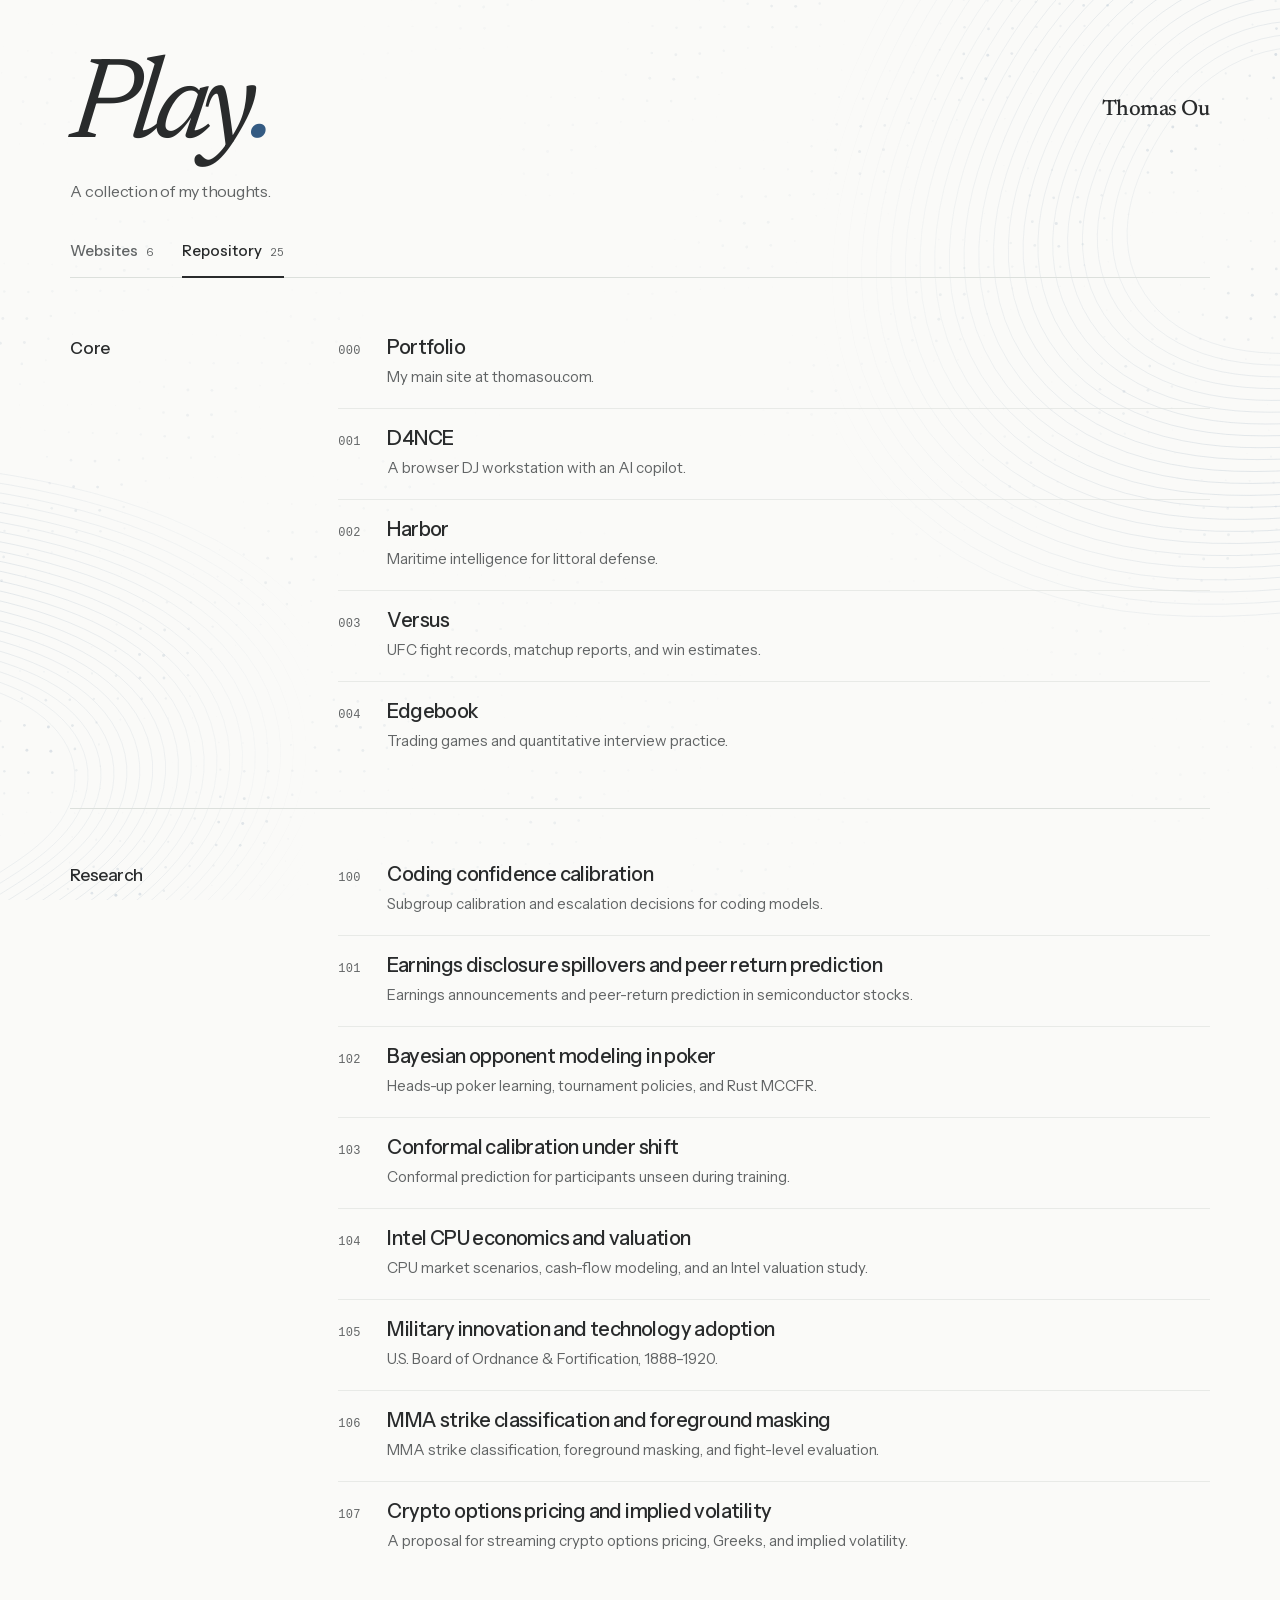
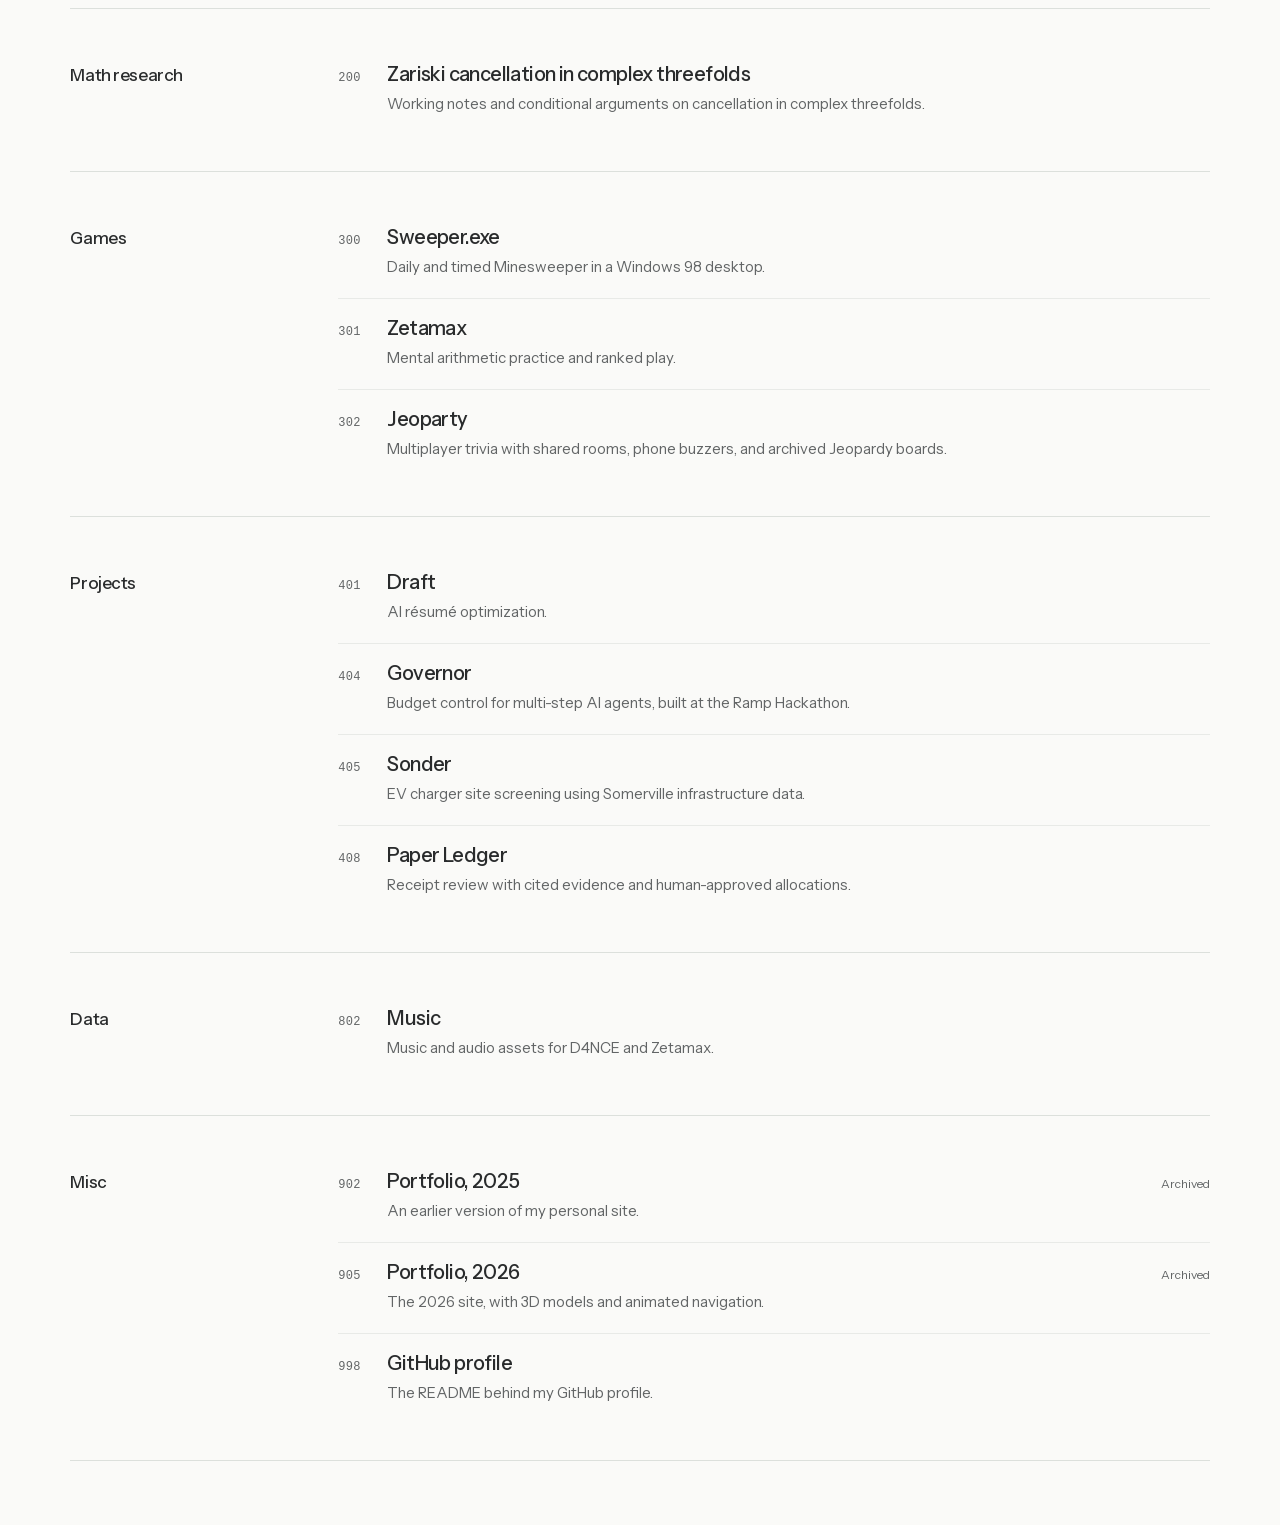
<file: play/repositories.html>
<!doctype html>
<html lang="en">
<head>
  <meta charset="utf-8">
  <meta name="viewport" content="width=device-width, initial-scale=1, viewport-fit=cover">
  <meta name="theme-color" content="#fafaf8">
  <title>Repositories — Thomas Ou</title>
  <meta name="description" content="GitHub repositories by Thomas Ou, organized by core work, research, mathematics, games, projects, data, and miscellaneous.">
  <meta property="og:title" content="Repositories — Thomas Ou">
  <meta property="og:description" content="A collection of my thoughts.">
  <meta property="og:type" content="website">
  <link rel="icon" href="assets/favicon.svg" type="image/svg+xml">
  <link rel="preload" href="assets/instrument-sans-latin.woff2" as="font" type="font/woff2" crossorigin>
  <link rel="preload" href="assets/newsreader-0.ttf" as="font" type="font/ttf" crossorigin>
  <link rel="stylesheet" href="assets/newsreader.css">
  <link rel="stylesheet" href="styles.css?v=consecutive-catalog">
  <script src="app.js?v=contour-field" defer></script>
  <script src="ambient.js?v=contour-field" defer></script>
</head>
<body id="top">
  <a class="skip-link" href="#main">Skip to repositories</a>
  <div class="ambient-background" aria-hidden="true"><canvas class="ambient-field"></canvas></div>
  <div class="site">
    <header class="site-header">
      <p class="page-title" aria-label="Play">Play<span>.</span></p>
      <a class="brand" href="https://thomasou.com" aria-label="Thomas Ou, main site">Thomas Ou</a>
      <p class="intro-copy">A collection of my thoughts.</p>
      <nav class="site-nav" aria-label="Play">
        <a href="index.html">Websites <span class="nav-count">6</span></a>
        <a href="repositories.html" aria-current="page">Repository <span class="nav-count">25</span></a>
      </nav>
    </header>
    <main id="main" class="repository-index" tabindex="-1" aria-labelledby="repositories-title">
      <h1 class="visually-hidden" id="repositories-title">Repositories</h1>
      <section class="repository-group" aria-labelledby="core-title">
        <h2 id="core-title">Core</h2>
        <ul class="repository-list">
          <li>
            <a class="repository-link" href="https://github.com/Smokeybear10/000.CORE.portfolio" aria-label="000 — Portfolio on GitHub" title="000.CORE.portfolio">
              <span class="repository-number">000</span>
              <span class="repository-heading"><span class="repository-name">Portfolio</span></span>
              <span class="repository-description">My main site at thomasou.com.</span>
            </a>
          </li>
          <li>
            <a class="repository-link" href="https://github.com/Smokeybear10/001.CORE.d4nce" aria-label="001 — D4NCE on GitHub" title="001.CORE.d4nce">
              <span class="repository-number">001</span>
              <span class="repository-heading"><span class="repository-name">D4NCE</span></span>
              <span class="repository-description">A browser DJ workstation with an AI copilot.</span>
            </a>
          </li>
          <li>
            <a class="repository-link" href="https://github.com/Smokeybear10/002.CORE.harbor" aria-label="002 — Harbor on GitHub" title="002.CORE.harbor">
              <span class="repository-number">002</span>
              <span class="repository-heading"><span class="repository-name">Harbor</span></span>
              <span class="repository-description">Maritime intelligence for littoral defense.</span>
            </a>
          </li>
          <li>
            <a class="repository-link" href="https://github.com/Smokeybear10/003.CORE.versus" aria-label="003 — Versus on GitHub" title="003.CORE.versus">
              <span class="repository-number">003</span>
              <span class="repository-heading"><span class="repository-name">Versus</span></span>
              <span class="repository-description">UFC fight records, matchup reports, and win estimates.</span>
            </a>
          </li>
          <li>
            <a class="repository-link" href="https://github.com/Smokeybear10/004.CORE.edgebook" aria-label="004 — Edgebook on GitHub" title="004.CORE.edgebook">
              <span class="repository-number">004</span>
              <span class="repository-heading"><span class="repository-name">Edgebook</span></span>
              <span class="repository-description">Trading games and quantitative interview practice.</span>
            </a>
          </li>
        </ul>
      </section>
      <section class="repository-group" aria-labelledby="research-title">
        <h2 id="research-title">Research</h2>
        <ul class="repository-list">
          <li>
            <a class="repository-link" href="https://github.com/Smokeybear10/100.RSCH.coding-confidence-calibration" aria-label="100 — Coding confidence calibration on GitHub" title="100.RSCH.coding-confidence-calibration">
              <span class="repository-number">100</span>
              <span class="repository-heading"><span class="repository-name">Coding confidence calibration</span></span>
              <span class="repository-description">Subgroup calibration and escalation decisions for coding models.</span>
            </a>
          </li>
          <li>
            <a class="repository-link" href="https://github.com/Smokeybear10/101.RSCH.earnings-disclosure-spillovers-and-peer-return-prediction" aria-label="101 — Earnings disclosure spillovers and peer return prediction on GitHub" title="101.RSCH.earnings-disclosure-spillovers-and-peer-return-prediction">
              <span class="repository-number">101</span>
              <span class="repository-heading"><span class="repository-name">Earnings disclosure spillovers and peer return prediction</span></span>
              <span class="repository-description">Earnings announcements and peer-return prediction in semiconductor stocks.</span>
            </a>
          </li>
          <li>
            <a class="repository-link" href="https://github.com/Smokeybear10/102.RSCH.bayesian-opponent-modeling-in-poker" aria-label="102 — Bayesian opponent modeling in poker on GitHub" title="102.RSCH.bayesian-opponent-modeling-in-poker">
              <span class="repository-number">102</span>
              <span class="repository-heading"><span class="repository-name">Bayesian opponent modeling in poker</span></span>
              <span class="repository-description">Heads-up poker learning, tournament policies, and Rust MCCFR.</span>
            </a>
          </li>
          <li>
            <a class="repository-link" href="https://github.com/Smokeybear10/103.RSCH.conformal-calibration-under-shift" aria-label="103 — Conformal calibration under shift on GitHub" title="103.RSCH.conformal-calibration-under-shift">
              <span class="repository-number">103</span>
              <span class="repository-heading"><span class="repository-name">Conformal calibration under shift</span></span>
              <span class="repository-description">Conformal prediction for participants unseen during training.</span>
            </a>
          </li>
          <li>
            <a class="repository-link" href="https://github.com/Smokeybear10/104.RSCH.intel-cpu-economics-and-valuation" aria-label="104 — Intel CPU economics and valuation on GitHub" title="104.RSCH.intel-cpu-economics-and-valuation">
              <span class="repository-number">104</span>
              <span class="repository-heading"><span class="repository-name">Intel CPU economics and valuation</span></span>
              <span class="repository-description">CPU market scenarios, cash-flow modeling, and an Intel valuation study.</span>
            </a>
          </li>
          <li>
            <a class="repository-link" href="https://github.com/Smokeybear10/105.RSCH.military-innovation-and-technology-adoption" aria-label="105 — Military innovation and technology adoption on GitHub" title="105.RSCH.military-innovation-and-technology-adoption">
              <span class="repository-number">105</span>
              <span class="repository-heading"><span class="repository-name">Military innovation and technology adoption</span></span>
              <span class="repository-description">U.S. Board of Ordnance &amp; Fortification, 1888–1920.</span>
            </a>
          </li>
          <li>
            <a class="repository-link" href="https://github.com/Smokeybear10/106.RSCH.mma-strike-classification-and-foreground-masking" aria-label="106 — MMA strike classification and foreground masking on GitHub" title="106.RSCH.mma-strike-classification-and-foreground-masking">
              <span class="repository-number">106</span>
              <span class="repository-heading"><span class="repository-name">MMA strike classification and foreground masking</span></span>
              <span class="repository-description">MMA strike classification, foreground masking, and fight-level evaluation.</span>
            </a>
          </li>
          <li>
            <a class="repository-link" href="https://github.com/Smokeybear10/107.RSCH.crypto-options-pricing-and-implied-volatility" aria-label="107 — Crypto options pricing and implied volatility on GitHub" title="107.RSCH.crypto-options-pricing-and-implied-volatility">
              <span class="repository-number">107</span>
              <span class="repository-heading"><span class="repository-name">Crypto options pricing and implied volatility</span></span>
              <span class="repository-description">A proposal for streaming crypto options pricing, Greeks, and implied volatility.</span>
            </a>
          </li>
        </ul>
      </section>
      <section class="repository-group" aria-labelledby="math-title">
        <h2 id="math-title">Math research</h2>
        <ul class="repository-list">
          <li>
            <a class="repository-link" href="https://github.com/Smokeybear10/200.MATH.zariski-cancellation-in-complex-threefolds" aria-label="200 — Zariski cancellation in complex threefolds on GitHub" title="200.MATH.zariski-cancellation-in-complex-threefolds">
              <span class="repository-number">200</span>
              <span class="repository-heading"><span class="repository-name">Zariski cancellation in complex threefolds</span></span>
              <span class="repository-description">Working notes and conditional arguments on cancellation in complex threefolds.</span>
            </a>
          </li>
        </ul>
      </section>
      <section class="repository-group" aria-labelledby="games-title">
        <h2 id="games-title">Games</h2>
        <ul class="repository-list">
          <li>
            <a class="repository-link" href="https://github.com/Smokeybear10/300.GAME.sweeper" aria-label="300 — Sweeper.exe on GitHub" title="300.GAME.sweeper">
              <span class="repository-number">300</span>
              <span class="repository-heading"><span class="repository-name">Sweeper.exe</span></span>
              <span class="repository-description">Daily and timed Minesweeper in a Windows 98 desktop.</span>
            </a>
          </li>
          <li>
            <a class="repository-link" href="https://github.com/Smokeybear10/301.GAME.zetamax" aria-label="301 — Zetamax on GitHub" title="301.GAME.zetamax">
              <span class="repository-number">301</span>
              <span class="repository-heading"><span class="repository-name">Zetamax</span></span>
              <span class="repository-description">Mental arithmetic practice and ranked play.</span>
            </a>
          </li>
          <li>
            <a class="repository-link" href="https://github.com/Smokeybear10/302.GAME.jeoparty" aria-label="302 — Jeoparty on GitHub" title="302.GAME.jeoparty">
              <span class="repository-number">302</span>
              <span class="repository-heading"><span class="repository-name">Jeoparty</span></span>
              <span class="repository-description">Multiplayer trivia with shared rooms, phone buzzers, and archived Jeopardy boards.</span>
            </a>
          </li>
        </ul>
      </section>
      <section class="repository-group" aria-labelledby="projects-title">
        <h2 id="projects-title">Projects</h2>
        <ul class="repository-list">
          <li>
            <a class="repository-link" href="https://github.com/Smokeybear10/401.PROJ.draft" aria-label="401 — Draft on GitHub" title="401.PROJ.draft">
              <span class="repository-number">401</span>
              <span class="repository-heading"><span class="repository-name">Draft</span></span>
              <span class="repository-description">AI résumé optimization.</span>
            </a>
          </li>
          <li>
            <a class="repository-link" href="https://github.com/Smokeybear10/404.PROJ.governor" aria-label="404 — Governor on GitHub" title="404.PROJ.governor">
              <span class="repository-number">404</span>
              <span class="repository-heading"><span class="repository-name">Governor</span></span>
              <span class="repository-description">Budget control for multi-step AI agents, built at the Ramp Hackathon.</span>
            </a>
          </li>
          <li>
            <a class="repository-link" href="https://github.com/Smokeybear10/405.PROJ.sonder" aria-label="405 — Sonder on GitHub" title="405.PROJ.sonder">
              <span class="repository-number">405</span>
              <span class="repository-heading"><span class="repository-name">Sonder</span></span>
              <span class="repository-description">EV charger site screening using Somerville infrastructure data.</span>
            </a>
          </li>
          <li>
            <a class="repository-link" href="https://github.com/Smokeybear10/408.PROJ.paper-ledger" aria-label="408 — Paper Ledger on GitHub" title="408.PROJ.paper-ledger">
              <span class="repository-number">408</span>
              <span class="repository-heading"><span class="repository-name">Paper Ledger</span></span>
              <span class="repository-description">Receipt review with cited evidence and human-approved allocations.</span>
            </a>
          </li>
        </ul>
      </section>
      <section class="repository-group" aria-labelledby="data-title">
        <h2 id="data-title">Data</h2>
        <ul class="repository-list">
          <li>
            <a class="repository-link" href="https://github.com/Smokeybear10/802.DATA.music" aria-label="802 — Music on GitHub" title="802.DATA.music">
              <span class="repository-number">802</span>
              <span class="repository-heading"><span class="repository-name">Music</span></span>
              <span class="repository-description">Music and audio assets for D4NCE and Zetamax.</span>
            </a>
          </li>
        </ul>
      </section>
      <section class="repository-group" aria-labelledby="misc-title">
        <h2 id="misc-title">Misc</h2>
        <ul class="repository-list">
          <li>
            <a class="repository-link" href="https://github.com/Smokeybear10/902.MISC.portfolio-2025" aria-label="902 — Portfolio, 2025 on GitHub, archived" title="902.MISC.portfolio-2025">
              <span class="repository-number">902</span>
              <span class="repository-heading"><span class="repository-name">Portfolio, 2025</span><span class="repository-status">Archived</span></span>
              <span class="repository-description">An earlier version of my personal site.</span>
            </a>
          </li>
          <li>
            <a class="repository-link" href="https://github.com/Smokeybear10/905.MISC.portfolio-2026" aria-label="905 — Portfolio, 2026 on GitHub, archived" title="905.MISC.portfolio-2026">
              <span class="repository-number">905</span>
              <span class="repository-heading"><span class="repository-name">Portfolio, 2026</span><span class="repository-status">Archived</span></span>
              <span class="repository-description">The 2026 site, with 3D models and animated navigation.</span>
            </a>
          </li>
          <li>
            <a class="repository-link" href="https://github.com/Smokeybear10/Smokeybear10" aria-label="998 — GitHub profile on GitHub" title="Smokeybear10">
              <span class="repository-number">998</span>
              <span class="repository-heading"><span class="repository-name">GitHub profile</span></span>
              <span class="repository-description">The README behind my GitHub profile.</span>
            </a>
          </li>
        </ul>
      </section>
    </main>
  </div>
</body>
</html>
</file>
<file: notebook-assets/newsreader.css>
@font-face {
  font-family: 'Newsreader';
  font-style: italic;
  font-weight: 400;
  font-display: swap;
  src: url(newsreader-0.ttf) format('truetype');
}
@font-face {
  font-family: 'Newsreader';
  font-style: normal;
  font-weight: 400;
  font-display: swap;
  src: url(newsreader-1.ttf) format('truetype');
}
@font-face {
  font-family: 'Newsreader';
  font-style: normal;
  font-weight: 500;
  font-display: swap;
  src: url(newsreader-2.ttf) format('truetype');
}
@font-face {
  font-family: 'Newsreader';
  font-style: normal;
  font-weight: 600;
  font-display: swap;
  src: url(newsreader-3.ttf) format('truetype');
}
</file>
<file: styles.css>
@font-face { font-family: 'Shippori Mincho'; font-style: normal; font-weight: 700; font-display: swap; src: url('blog/shippori-mincho-bold.woff2') format('woff2'); }
:root {
  color-scheme: light;
  --paper: #fafaf8;
  --ink: #292b2c;
  --muted: #626566;
  --link: #345b83;
  --line: #e1e3df;
  --serif: 'Newsreader', Georgia, serif;
  --mono: 'SFMono-Regular', Consolas, 'Liberation Mono', monospace;
  --ease: cubic-bezier(.22, 1, .36, 1);
  --duration: 220ms;
  --page-gutter: max(clamp(20px, 4vw, 48px), env(safe-area-inset-left), env(safe-area-inset-right));
  --page-top: clamp(24px, 7svh, 72px);
  --page-bottom: clamp(24px, 4svh, 48px);
}
* { box-sizing: border-box; }
html { -webkit-text-size-adjust: 100%; text-size-adjust: 100%; }
body { margin: 0; background: var(--paper); color: var(--ink); font: 18px/1.7 var(--serif); -webkit-font-smoothing: antialiased; }
.ambient-background { position: fixed; inset: 0; z-index: 0; overflow: hidden; pointer-events: none; }
.ambient-field { position: absolute; display: block; inset: 0; width: 100%; height: 100%; }
.reactive-text-inline { display: inline-block; max-width: 100%; }
::selection { background: #dfe8ef; }
a { color: var(--link); text-decoration-thickness: 1px; text-underline-offset: 3px; transition: color var(--duration) var(--ease); }
a:hover { color: #183d63; }
button, input { font: inherit; }
a:focus-visible, button:focus-visible, input:focus-visible, canvas:focus-visible { outline: 2px solid var(--link); outline-offset: 5px; }
[hidden] { display: none !important; }
main:focus { outline: none; }
h1, h2, p, figure { margin: 0; }
h1, h2 { font-weight: 500; line-height: 1.2; }
h1 { font-size: 30px; letter-spacing: -.45px; }
h2 { font-size: 24px; letter-spacing: -.2px; }
.site { position: relative; z-index: 1; display: flex; flex-direction: column; width: min(100% - var(--page-gutter) * 2, 900px); min-height: calc(100svh - var(--page-top) - var(--page-bottom)); margin: var(--page-top) auto var(--page-bottom); }
.site-header { display: flex; flex-wrap: wrap; justify-content: space-between; align-items: center; gap: 24px; padding-bottom: clamp(16px, 3svh, 24px); border-bottom: 1px solid var(--line); }
.name { color: var(--ink); font-size: 30px; font-weight: 500; letter-spacing: -.6px; line-height: 1.2; text-decoration: none; }
.identity p { margin-top: 5px; font-size: 14px; color: var(--muted); }
.site-header nav { display: flex; flex-wrap: wrap; gap: 0 26px; max-width: 100%; flex-shrink: 0; font-size: 16px; }
.site-header nav a { position: relative; display: inline-flex; align-items: center; min-height: 44px; color: var(--muted); text-decoration: none; padding: 8px 0; }
.site-header nav a::after { content: ''; position: absolute; right: 0; bottom: 6px; left: 0; height: 1px; background: currentColor; transform: scaleX(0); transform-origin: left; transition: transform var(--duration) var(--ease); }
.site-header nav a[aria-current='page'], .site-header nav a:focus-visible { color: var(--ink); }
.site-header nav a[aria-current='page']::after, .site-header nav a:focus-visible::after { transform: scaleX(1); }
main { display: flex; flex: 1; flex-direction: column; min-width: 0; margin-top: clamp(28px, 5svh, 48px); }
.page-section { width: 100%; min-width: 0; }
.page-section + .page-section { margin-top: 64px; }
.page-section[hidden] + .page-section { margin-top: 0; }
.biography p + p { margin-top: 24px; }
.home { max-width: none; }
.home-layout { display: grid; grid-template-columns: minmax(0, 1fr) minmax(0, 1.15fr); gap: clamp(32px, 4vw, 48px); align-items: center; }
.biography { min-width: 0; max-width: 60ch; }
.attractor { min-width: 0; width: 100%; }
.attractor-plot { position: relative; height: auto; aspect-ratio: 4 / 3; max-height: 340px; }
#attractor-canvas { display: block; width: 100%; height: 100%; cursor: grab; touch-action: pan-y; outline: none; -webkit-user-select: none; user-select: none; -webkit-tap-highlight-color: transparent; }
#attractor-canvas:active { cursor: grabbing; }
.plot-hint { position: absolute; bottom: 7px; right: 0; font: 10px/1.5 var(--mono); color: var(--muted); pointer-events: none; }
.attractor figcaption { display: flex; justify-content: center; align-items: center; min-height: 44px; margin-top: 8px; font-size: 15px; }
#attractor-title { text-align: center; color: var(--muted); }
.attractor:focus-within #attractor-title { text-decoration: underline; text-decoration-color: var(--link); text-underline-offset: 5px; }
.page-intro { margin-top: 14px; color: var(--muted); font-size: 18px; }
.research { max-width: 1120px; }
.research-group + .research-group { margin-top: 48px; }
.research-group-heading { margin-bottom: 24px; }
.research-group-heading h2 { font-size: clamp(22px, 1.8vw, 28px); }
.research-list { padding: 0; margin: 0; list-style: none; }
.research-list > .research-entry:first-child { padding-top: 0; border-top: 0; }
.research-entry { padding-block: 26px; border-top: 1px solid var(--line); }
.research-details { min-width: 0; }
.research-details h2, .research-details h3 { margin: 0; font-size: clamp(23px, 1.9vw, 30px); font-weight: 500; line-height: 1.3; letter-spacing: -.2px; }
.research-details > p { max-width: 65ch; margin-top: 12px; color: var(--muted); font-size: clamp(17px, 1.3vw, 21px); line-height: 1.6; }
.technical-projects { margin: 0; padding: 0; list-style: none; font-size: clamp(18px, 1.4vw, 23px); line-height: 1.5; }
.technical-projects li { display: grid; grid-template-columns: minmax(250px, 30%) minmax(0, 1fr); align-items: baseline; column-gap: 16px; }
.technical-projects li + li { margin-top: 8px; }
.technical-projects a { display: inline-flex; align-items: center; min-height: 44px; max-width: 100%; white-space: nowrap; color: var(--ink); text-decoration-color: #8b8e89; transition: text-decoration-color var(--duration) var(--ease); }
.technical-projects a:hover, .technical-projects a:focus-visible { text-decoration-color: currentColor; }
.technical-projects a:focus-visible { outline-color: var(--ink); }
.technical-projects p { color: var(--muted); font-size: 16px; line-height: 1.6; }
.cv { max-width: 1120px; }
.resume-request { margin-top: 32px; font-size: clamp(16px, 1.2vw, 19px); }
.resume-request a { display: inline-block; padding-block: 8px; }
.cv-group { margin-top: 40px; }
.cv-group + .cv-group { margin-top: 48px; padding-top: 32px; border-top: 1px solid var(--line); }
.cv-timeline { --date-width: clamp(160px, 15vw, 210px); --timeline-gap: clamp(36px, 4vw, 64px); list-style: none; padding: 0; margin: 32px 0 0; }
.cv-entry { position: relative; display: grid; grid-template-columns: var(--date-width) minmax(0, 1fr); gap: var(--timeline-gap); padding-bottom: clamp(36px, 4vw, 56px); }
.cv-entry:last-child { padding-bottom: 0; }
.cv-entry::before, .cv-entry::after { content: ''; position: absolute; left: calc(var(--date-width) + var(--timeline-gap) / 2); }
.cv-entry::before { width: 1px; top: 12px; bottom: -12px; background: var(--line); }
.cv-entry:last-child::before { display: none; }
.cv-entry::after { top: 8px; width: 9px; height: 9px; margin-left: -4px; border: 1px solid var(--link); border-radius: 50%; background: var(--paper); }
.cv-date { padding-top: 3px; color: var(--muted); font: 12px/1.6 var(--mono); font-variant-numeric: tabular-nums; }
.cv-details { min-width: 0; }
.cv-details h3 { margin: 0; font-weight: 500; font-size: clamp(23px, 1.9vw, 30px); line-height: 1.25; }
.cv-role { margin-top: 7px; font-size: clamp(18px, 1.4vw, 22px); line-height: 1.4; }
.cv-location { margin-top: 5px; color: var(--muted); font-size: 15px; line-height: 1.5; }
.cv-description { max-width: 58ch; margin-top: 14px; color: var(--muted); font-size: clamp(17px, 1.3vw, 21px); line-height: 1.6; }
.blog, .post-page { --blog-display: 'Shippori Mincho', Georgia, serif; }
body:has(#blog:not([hidden])) .ambient-background { opacity: .12; }
.blog { max-width: 900px; margin-inline: auto; }
.blog > h1 { margin-block: 8px 56px; font: 700 clamp(48px, 6.5vw, 80px)/1 var(--blog-display); letter-spacing: -2px; text-align: center; }
.blog-group-title { margin-bottom: 16px; font: 700 44px/1.15 var(--blog-display); letter-spacing: -1px; }
.blog-list { list-style: none; margin: 0; padding: 0; }
.blog-entry { display: grid; grid-template-columns: minmax(0, 1.5fr) minmax(0, 1fr); align-items: center; gap: 48px; padding: 36px 16px; border-block: 1px solid var(--line); }
.blog-entry + .blog-entry { border-top: 0; }
.blog-entry-image { display: block; transform: rotate(-4deg); background: #eef0ed; }
.blog-entry-image img { display: block; width: 100%; height: auto; }
.blog-entry-copy { min-width: 0; }
.blog-entry-meta, .post-meta { color: var(--muted); font: 13px/1.6 var(--serif); letter-spacing: .1em; text-transform: uppercase; }
.post-meta span { margin-inline: 5px; }
.blog-entry h2 { margin: 8px 0 0; font: 700 27px/1.2 var(--blog-display); letter-spacing: -.45px; }
.blog-entry h2 a { color: var(--ink); text-decoration: none; }
.blog-entry h2 a:hover { color: var(--link); text-decoration: underline; }
.blog-entry-summary { max-width: 55ch; margin-top: 12px; font-size: 18px; line-height: 1.6; }
.post-page { --post-gutter: max(24px, env(safe-area-inset-left), env(safe-area-inset-right)); }
.post-page .site { width: min(100% - var(--post-gutter) * 2, 720px); min-height: 0; margin-top: max(24px, env(safe-area-inset-top)); margin-bottom: max(48px, env(safe-area-inset-bottom)); }
.post-masthead { display: flex; align-items: center; justify-content: space-between; gap: 24px; font-family: var(--serif); }
.post-masthead a { display: inline-flex; align-items: center; min-height: 44px; font-size: 16px; text-decoration: none; }
.post-masthead .post-home { color: var(--ink); font-size: 20px; }
.post-page main { display: block; margin-top: 40px; }
.blog-post { width: 100%; }
.post-back { display: inline-flex; align-items: center; gap: 8px; min-height: 44px; color: var(--muted); font: 16px/1 var(--serif); white-space: nowrap; text-decoration: none; }
.post-back svg { flex: none; width: 16px; height: 16px; }
.post-back:hover, .post-back:focus-visible { color: var(--link); }
.post-back:hover span, .post-back:focus-visible span { text-decoration: underline; text-decoration-thickness: 1px; text-underline-offset: 4px; }
.post-header { padding: 0; text-align: center; }
.post-header h1 { font: 700 clamp(36px, 5vw, 58px)/1.1 var(--blog-display); letter-spacing: -1.2px; text-wrap: balance; }
.post-deck { margin-top: 18px; color: var(--muted); font-size: 20px; font-style: italic; line-height: 1.5; }
.post-meta { margin-top: 12px; }
.post-prose { margin-top: 40px; font-size: 19px; line-height: 1.7; overflow-wrap: break-word; text-wrap: pretty; }
.post-prose > * { margin: 0; }
.post-prose > * + * { margin-top: 18px; }
.post-prose h2 { margin-top: 36px; font: 700 28px/1.25 var(--blog-display); letter-spacing: -.4px; }
.post-prose h3 { margin-top: 28px; font-size: 18px; font-weight: 600; line-height: 1.4; }
.post-prose h2 + *, .post-prose h3 + * { margin-top: 12px; }
.post-prose ul, .post-prose ol { padding-left: 1.3em; }
.post-prose li + li { margin-top: 8px; }
.post-prose blockquote { padding: 4px 0 4px 24px; border-left: 2px solid #a9bdcf; color: var(--muted); font-style: italic; }
.post-prose code { padding: .1em .25em; background: #eef0ed; font: .72em/1.7 var(--mono); }
.post-prose pre { max-width: 100%; padding: 16px 18px; overflow-x: auto; background: #f0f1ee; font-size: 14px; line-height: 1.7; tab-size: 4; }
.post-prose pre code { padding: 0; background: none; font: inherit; overflow-wrap: normal; }
.post-prose figure { margin-block: 28px; }
.post-prose figure img, .post-prose figure svg { display: block; max-width: 100%; height: auto; }
.post-figure-legend { display: flex; justify-content: flex-end; gap: 24px; margin-bottom: 8px; font-size: 15px; line-height: 1.5; }
.post-figure-legend span { display: inline-flex; align-items: center; gap: 8px; }
.post-figure-legend i { width: 24px; height: 2px; background: #9bb0c1; }
.post-figure-legend span:last-child i { background: var(--link); }
.post-figure-axis { display: grid; grid-template-columns: repeat(3, 1fr); width: 85%; margin: 4px auto 0; color: var(--muted); font: 13px/1.5 var(--mono); text-align: center; }
.post-prose figcaption { max-width: 60ch; margin-top: 12px; color: var(--muted); font-size: 15px; line-height: 1.5; }
.post-equation { max-width: 100%; padding: 6px 0; overflow-x: auto; font-size: 21px; }
.post-equation math { width: max-content; min-width: 100%; margin: 0; }
.post-table { max-width: 100%; overflow-x: auto; }
.post-table table { width: 100%; border-collapse: collapse; font-size: 16px; font-variant-numeric: tabular-nums; text-align: left; }
.post-table caption { margin-bottom: 12px; color: var(--muted); font-size: 15px; text-align: left; }
.post-table th { font-weight: 500; }
.post-table th, .post-table td { padding: 10px 16px 10px 0; border-bottom: 1px solid var(--line); }
.post-prose sup { line-height: 0; }
.post-prose sup a { padding: 5px 3px; }
.post-footnotes { margin-top: 32px; padding-top: 20px; border-top: 1px solid var(--line); color: var(--muted); font-size: 14px; line-height: 1.6; }
.post-footnotes ol { margin: 0; }
.post-prose :target { scroll-margin-top: 32px; }
.post-end { display: flex; flex-wrap: wrap; align-items: center; gap: 24px; margin-top: 24px; }
.post-end > a { min-width: 44px; }
.notes .page-intro { max-width: 580px; }
.notes-list { list-style: none; padding: 0; margin: 16px 0 0; }
.note-row { display: grid; grid-template-columns: minmax(0, 1fr) auto; gap: 24px; padding: 20px 0; border-top: 1px solid var(--line); transition: background-color var(--duration) var(--ease); }
.note-row > div { min-width: 0; }
.note-row:focus-within { background: rgb(52 91 131 / .035); }
.note-title { color: inherit; text-decoration: none; }
.note-title:focus-visible { color: var(--link); text-decoration: underline; }
.note-course { display: inline-block; margin-bottom: 6px; color: var(--muted); font: 12px/1.6 var(--mono); letter-spacing: .04em; text-decoration: none; }
a.note-course:hover { text-decoration: underline; }
.note-row h3 { margin: 0; font-size: clamp(20px, 2.1vw, 23px); line-height: 1.3; font-weight: 500; letter-spacing: -.2px; }
.note-origin, .note-detail { font-size: 15px; color: var(--muted); line-height: 1.5; }
.note-origin { margin-top: 6px; }
.note-detail { margin-top: 4px; max-width: 560px; }
.note-pdf { align-self: center; justify-self: start; display: inline-flex; align-items: center; gap: 8px; min-height: 44px; padding: 10px 13px; border: 1px solid var(--line); border-radius: 3px; background: transparent; font: 12px/1.5 var(--mono); text-decoration: none; white-space: nowrap; transition: color var(--duration) var(--ease), background-color var(--duration) var(--ease), border-color var(--duration) var(--ease), transform var(--duration) var(--ease); }
.note-pdf:focus-visible { border-color: var(--link); background: #f1f3f2; color: #183d63; }
.note-pdf:active { transform: scale(.98); background: #e9eef1; }
.note-pdf svg { width: 17px; height: 19px; flex-shrink: 0; }
.note-pdf .pdf-arrow { font-size: 15px; transition: transform var(--duration) var(--ease); }
.notes-footnote { border-top: 1px solid var(--line); padding-top: 20px; margin-top: 4px; max-width: 620px; font-size: 15px; line-height: 1.5; color: var(--muted); }
.notes-group { margin-top: 36px; }
.notes-group + .notes-group { margin-top: 44px; }
.notes-group-heading { display: flex; flex-wrap: wrap; align-items: baseline; justify-content: space-between; gap: 8px 16px; }
.notes-group-heading h2 { font-size: clamp(21px, 2.1vw, 23px); }
.notes-group-heading > span { color: var(--muted); font: 12px/1.5 var(--mono); white-space: nowrap; }
.cv > .visually-hidden + .cv-group, .notes > .visually-hidden + .notes-group { margin-top: 0; }
.pdf-preview-open { overflow: hidden; }
.pdf-preview { width: min(1040px, calc(100% - max(16px, env(safe-area-inset-left), env(safe-area-inset-right)) * 2)); height: min(960px, calc(100dvh - 48px)); max-width: none; max-height: none; margin: auto; padding: 0; border: 1px solid var(--line); border-radius: 6px; color: var(--ink); background: var(--paper); box-shadow: 0 20px 80px rgb(0 0 0 / .15); }
.pdf-preview[open] { display: flex; flex-direction: column; }
.pdf-preview::backdrop { background: rgb(20 27 33 / .4); }
.pdf-preview-header { display: flex; justify-content: space-between; align-items: flex-start; gap: 16px; padding: 20px 24px 16px; border-bottom: 1px solid var(--line); }
.pdf-preview-header > div { min-width: 0; }
.pdf-preview-header h2 { font-size: clamp(20px, 2vw, 27px); overflow-wrap: anywhere; }
#pdf-preview-meta { margin-top: 8px; color: var(--muted); font: 12px/1.6 var(--mono); }
.pdf-preview button { display: inline-flex; align-items: center; justify-content: center; flex-shrink: 0; width: 44px; height: 44px; padding: 0; border: 1px solid var(--line); border-radius: 3px; color: var(--ink); background: transparent; cursor: pointer; }
.pdf-preview button:hover:not(:disabled) { background: #eef1ed; border-color: var(--link); }
.pdf-preview button:disabled { opacity: .35; cursor: default; }
.pdf-preview-close svg { width: 22px; height: 22px; }
.pdf-preview-body { flex: 1; min-height: 0; overflow: auto; overscroll-behavior: contain; padding: 24px; background: #eceeea; }
.pdf-preview-page { max-width: 900px; margin-inline: auto; }
.pdf-preview-page img { display: block; width: 100%; height: auto; background: white; box-shadow: 0 2px 10px rgb(0 0 0 / .06); }
.pdf-preview-status { max-width: 38ch; margin: 48px auto; color: var(--muted); text-align: center; font-size: 18px; }
.pdf-preview-footer { display: flex; flex-wrap: wrap; align-items: center; justify-content: space-between; flex-shrink: 0; gap: 8px 16px; margin: 0; padding: 12px 24px; border-top: 1px solid var(--line); font-size: 17px; }
.pdf-preview-full { display: inline-flex; align-items: center; gap: 6px; min-height: 44px; }
.pdf-preview-pagination { display: flex; align-items: center; gap: 12px; }
#pdf-preview-count { min-width: 5ch; text-align: center; color: var(--muted); font: 12px/1.5 var(--mono); }
.site-footer { display: flex; align-items: center; justify-content: space-between; flex-wrap: wrap; gap: 8px 20px; margin-top: 40px; padding-top: 20px; border-top: 1px solid var(--line); }
.footer-play { display: inline-flex; align-items: center; min-height: 44px; margin-left: auto; color: var(--ink); font: italic 400 28px/1 var(--serif); letter-spacing: -.06em; text-decoration: none; }
.footer-play span { color: var(--link); }
.footer-play:hover, .footer-play:focus-visible { color: var(--link); }
.social-links { display: flex; flex-wrap: wrap; align-items: center; gap: 8px clamp(12px, 2.2vw, 28px); }
.social-links a { display: inline-flex; align-items: center; justify-content: center; width: 44px; height: 44px; color: #111; border-radius: 3px; text-decoration: none; transition: color var(--duration) var(--ease), transform var(--duration) var(--ease); }
.social-links svg { display: block; width: 28px; height: 28px; }
.social-links a:focus-visible { color: var(--link); }
.math { max-width: 660px; }
.plot { height: 340px; position: relative; margin-top: 16px; }
#knot-canvas { display: block; width: 100%; height: 100%; cursor: grab; touch-action: pan-y; }
#knot-canvas:active { cursor: grabbing; }
.figure-controls { display: flex; justify-content: space-between; align-items: center; gap: 20px; padding: 12px 0; border-top: 1px solid var(--line); border-bottom: 1px solid var(--line); font-size: 15px; }
.figure-controls label { display: flex; align-items: center; gap: 12px; }
.figure-controls input { accent-color: var(--link); width: 110px; height: 28px; margin: 0; }
.figure-controls output { width: 32px; color: var(--muted); font-variant-numeric: tabular-nums; }
.figure-buttons { display: flex; gap: 20px; }
.figure-buttons button { padding: 8px 0; min-height: 36px; border: 0; color: var(--link); background: none; cursor: pointer; }
.figure-buttons button:hover { text-decoration: underline; text-underline-offset: 3px; }
figcaption { font-size: 16px; color: var(--muted); margin-top: 18px; }
.equation { display: flex; flex-wrap: wrap; column-gap: 26px; row-gap: 4px; margin-top: 16px; font-size: 16px; color: var(--muted); font-style: italic; }
.no-script { position: absolute; inset: 40% 0; text-align: center; }
.visually-hidden { position: absolute; width: 1px; height: 1px; padding: 0; margin: -1px; overflow: hidden; clip-path: inset(50%); white-space: nowrap; border: 0; }
.skip-link { position: absolute; z-index: 2; left: 24px; top: -70px; padding: 10px 16px; background: var(--ink); color: white; font-size: 16px; }
.skip-link:focus { top: 12px; }
@media (min-width: 821px) and (min-height: 501px) {
  body { font-size: clamp(21px, 1.55vw, 26px); }
  .site { width: min(100% - var(--page-gutter) * 2, clamp(1040px, 84vw, 1440px)); }
  .name, h1 { font-size: clamp(34px, 2.8vw, 46px); }
  h2 { font-size: clamp(26px, 2vw, 32px); }
  .identity p { font-size: clamp(16px, 1.05vw, 18px); }
  .site-header nav { gap: 32px; font-size: clamp(18px, 1.2vw, 21px); }
  .biography { transform: translateY(-28px); }
  .biography p + p { margin-top: 28px; }
  .attractor-plot { aspect-ratio: 6 / 5; max-height: 520px; }
  .attractor figcaption { font-size: clamp(17px, 1.1vw, 20px); }
  .page-intro { font-size: 1em; }
  .notes .page-intro { max-width: 60ch; }
  .notes-group-heading h2 { font-size: clamp(26px, 2vw, 32px); }
  .notes-group-heading > span, .note-course { font-size: clamp(12px, .85vw, 14px); }
  .note-row { padding-block: clamp(22px, 2vw, 28px); }
  .note-row h3 { font-size: clamp(24px, 1.8vw, 30px); }
  .note-origin, .note-detail { font-size: clamp(16px, 1.05vw, 18px); }
  .note-pdf { min-height: 48px; padding: 12px 16px; font-size: clamp(13px, .9vw, 15px); }
  .math { max-width: 900px; }
  .plot { height: clamp(340px, 33vw, 480px); }
}
@media (max-width: 820px) {
  .technical-projects li { grid-template-columns: minmax(0, 1fr); }
  body { line-height: 1.65; }
  .site { max-width: 620px; }
  .home-layout { grid-template-columns: minmax(0, 1fr); gap: 24px; }
  .attractor { width: min(100%, 440px); margin-inline: auto; }
  .biography p + p { margin-top: 22px; }
}
@media (max-width: 700px) {
  :root {
    --page-gutter: max(clamp(20px, 6vw, 32px), env(safe-area-inset-left), env(safe-area-inset-right));
    --page-top: max(28px, env(safe-area-inset-top));
    --page-bottom: max(24px, env(safe-area-inset-bottom));
  }
  .ambient-background { opacity: .38; }
  .site-header { flex-direction: column; align-items: stretch; gap: 0; padding-bottom: 0; border-bottom: 0; }
  .name { font-size: 32px; letter-spacing: -.7px; }
  .identity p { margin-top: 7px; font: 12px/1.6 var(--mono); letter-spacing: .015em; }
  .site-header nav { display: grid; grid-template-columns: repeat(5, minmax(0, 1fr)); gap: 0; margin-top: 20px; border-block: 1px solid var(--line); font-size: clamp(14px, 4vw, 16px); }
  .site-header nav a { justify-content: center; min-height: 48px; padding: 10px 0; }
  .site-header nav a::after { right: 8px; bottom: -1px; left: 8px; height: 2px; }
  main { margin-top: 28px; }
  .home-layout { gap: 12px; }
  .biography { font-size: 19px; line-height: 1.6; text-wrap: pretty; }
  .biography p + p { margin-top: 20px; font-size: 18px; }
  .attractor { width: min(100%, 360px); margin-top: 4px; }
  .attractor-plot { max-height: 270px; }
  .attractor figcaption { min-height: 32px; margin-top: 0; font-size: 14px; }
  .research-entry { padding-block: 24px; }
  .research-entry:last-child { padding-bottom: 0; }
  .research-details h2, .research-details h3 { font-size: 24px; line-height: 1.25; letter-spacing: -.35px; text-wrap: balance; }
  .research-details h2 a, .research-details h3 a { text-decoration-color: #bccbd9; }
  .research-details > p { margin-top: 12px; font-size: 17px; line-height: 1.65; text-wrap: pretty; }
  .research-group + .research-group { margin-top: 32px; padding-top: 28px; border-top: 1px solid var(--line); }
  .research-group-heading { margin-bottom: 16px; }
  .research-group-heading h2 { font-size: 22px; }
  .technical-projects { font-size: 18px; line-height: 1.55; }
  .cv-group > h2, .notes-group-heading h2 { font-size: 24px; }
  .cv-group + .cv-group { margin-top: 36px; padding-top: 28px; }
  .cv-timeline { margin-top: 24px; }
  .cv-entry { display: block; padding-left: 24px; padding-bottom: 32px; }
  .cv-entry::before, .cv-entry::after { left: 4px; }
  .cv-entry::after { top: 9px; width: 7px; height: 7px; margin-left: -3px; }
  .cv-date { margin-bottom: 8px; }
  .cv-details h3 { font-size: 22px; line-height: 1.3; text-wrap: pretty; }
  .cv-role { margin-top: 6px; font-size: 17px; line-height: 1.5; }
  .cv-location { margin-top: 4px; font-size: 14px; }
  .cv-description { margin-top: 12px; font-size: 16px; line-height: 1.65; text-wrap: pretty; }
  .resume-request { margin-top: 28px; font-size: 16px; line-height: 1.5; }
  .notes-group-heading { gap: 8px; }
  .notes-group-heading > span { font-size: 12px; }
  .notes-group + .notes-group { margin-top: 36px; }
  .site-footer { margin-top: 40px; padding-top: 16px; }
  .social-links { gap: 16px; }
  .social-links a { color: var(--ink); }
  .social-links svg { width: 24px; height: 24px; }
  .blog > h1 { margin-block: 4px 36px; font-size: 52px; letter-spacing: -1px; }
  .blog-group-title { margin-bottom: 12px; font-size: 34px; }
  .blog-entry { grid-template-columns: minmax(0, 1fr); gap: 24px; padding: 24px 0 32px; }
  .blog-entry-image { width: min(82%, 320px); margin: 6px auto 0; }
  .blog-entry h2 { font-size: 25px; }
  .blog-entry-summary { font-size: 17px; }
  .post-page .site { margin-top: max(16px, env(safe-area-inset-top)); }
  .post-page main { margin-top: 24px; }
  .post-header h1 { font-size: 36px; letter-spacing: -.7px; }
  .post-deck { margin-top: 14px; font-size: 18px; }
  .post-meta { font-size: 11px; letter-spacing: .07em; }
  .post-prose { margin-top: 28px; font-size: 18px; line-height: 1.65; }
  .post-prose > * + * { margin-top: 17px; }
  .post-prose h2 { margin-top: 30px; font-size: 25px; }
  .post-prose h3 { margin-top: 24px; font-size: 17px; }
  .post-prose blockquote { padding-left: 18px; }
  .post-prose pre { padding: 16px; font-size: 13px; }
  .post-equation { font-size: 19px; }
  .post-table table { font-size: 16px; }
}
@media (max-width: 540px) {
  .notes-list { margin-top: 18px; }
  .note-row { grid-template-columns: minmax(0, 1fr) auto; gap: 2px 12px; padding: 14px 0 16px; }
  .note-row > div { display: contents; }
  .note-course { display: inline-flex; align-items: center; justify-self: start; grid-area: 1 / 1 / auto / -1; min-height: 28px; margin-bottom: 0; }
  .note-row h3 { grid-area: 2 / 1 / auto / -1; font-size: 22px; line-height: 1.3; text-wrap: pretty; }
  .note-origin { grid-area: 3 / 1; align-self: center; margin-top: 0; }
  .note-origin, .note-detail { font-size: 14px; }
  .note-pdf { grid-area: 3 / 2; justify-self: end; gap: 6px; min-width: 78px; padding: 10px; background: var(--paper); }
  .pdf-label-prefix { display: none; }
  .pdf-preview { width: 100%; max-width: 100%; height: 100dvh; max-height: 100dvh; border: 0; border-radius: 0; }
  .pdf-preview-header { padding: max(16px, env(safe-area-inset-top)) max(20px, env(safe-area-inset-right)) 16px max(20px, env(safe-area-inset-left)); gap: 12px; }
  .pdf-preview-header h2 { font-size: 21px; line-height: 1.3; }
  #pdf-preview-meta { font-size: 12px; line-height: 1.6; }
  .pdf-preview-body { padding: 12px max(12px, env(safe-area-inset-right)) 12px max(12px, env(safe-area-inset-left)); }
  .pdf-preview-footer { flex-wrap: nowrap; gap: 12px; padding: 12px max(20px, env(safe-area-inset-right)) max(12px, env(safe-area-inset-bottom)) max(20px, env(safe-area-inset-left)); font-size: 15px; }
  .pdf-preview-full { min-width: 0; line-height: 1.4; }
  .pdf-preview-pagination { gap: 6px; }
  .plot { height: 280px; }
  .figure-controls { flex-wrap: wrap; gap: 8px 16px; font-size: 14px; }
  .figure-controls label { gap: 8px; }
  .figure-controls input { width: 76px; }
  .figure-buttons { margin-left: auto; gap: 14px; }
  .figure-buttons button { min-height: 44px; }
  .equation { flex-direction: column; }
}
@media (max-width: 360px) {
  .social-links { gap: 10px; }
}
@media (min-width: 821px) and (max-height: 500px) {
  .attractor-plot { max-height: 240px; }
}
@media (hover: hover) and (pointer: fine) {
  .site-header nav a:hover { color: var(--ink); }
  .site-header nav a:hover::after { transform: scaleX(1); }
  .social-links a:hover { color: var(--link); transform: translateY(-2px); }
  .note-row:hover { background: rgb(52 91 131 / .035); }
  .note-row:hover .note-title { color: var(--link); }
  .note-title:hover { text-decoration: underline; }
  .note-pdf:hover { transform: translateY(-1px); border-color: var(--link); background: #f1f3f2; color: #183d63; }
  .note-pdf:hover .pdf-arrow { transform: translate(2px, -2px); }
}
@media (prefers-reduced-motion: reduce) {
  .reactive-text { translate: none !important; }
  a, .social-links a, .note-row, .note-pdf .pdf-arrow, .site-header nav a::after { transition: none; }
  .social-links a:hover { transform: none; }
  .note-pdf:hover, .note-pdf:active, .note-pdf:hover .pdf-arrow { transform: none; }
}
</file>
<file: play/assets/newsreader.css>
@font-face {
  font-family: 'Newsreader';
  font-style: italic;
  font-weight: 400;
  font-display: swap;
  src: url(newsreader-0.ttf) format('truetype');
}
@font-face {
  font-family: 'Newsreader';
  font-style: normal;
  font-weight: 400;
  font-display: swap;
  src: url(newsreader-1.ttf) format('truetype');
}
@font-face {
  font-family: 'Newsreader';
  font-style: normal;
  font-weight: 500;
  font-display: swap;
  src: url(newsreader-2.ttf) format('truetype');
}
@font-face {
  font-family: 'Newsreader';
  font-style: normal;
  font-weight: 600;
  font-display: swap;
  src: url(newsreader-3.ttf) format('truetype');
}
</file>
<file: play/styles.css>
@font-face {
  font-family: 'Instrument Sans';
  font-style: normal;
  font-weight: 400 600;
  font-display: swap;
  src: url('assets/instrument-sans-latin.woff2') format('woff2');
}

:root {
  color-scheme: light;
  --paper: #fafaf8;
  --ink: #292b2c;
  --muted: #626566;
  --link: #345b83;
  --link-hover: #183d63;
  --visited: #596b7e;
  --line: #dce0dc;
  --surface: #eef0ed;
  --serif: 'Newsreader', Georgia, serif;
  --sans: 'Instrument Sans', Helvetica, sans-serif;
  --ease: cubic-bezier(.22, 1, .36, 1);
  --gutter: max(clamp(22px, 5.5vw, 96px), env(safe-area-inset-left), env(safe-area-inset-right));
}

* { box-sizing: border-box; }
html { scroll-behavior: smooth; -webkit-text-size-adjust: 100%; text-size-adjust: 100%; }
body { margin: 0; background: var(--paper); color: var(--ink); font: 17px/1.6 var(--sans); -webkit-font-smoothing: antialiased; }
a { color: var(--link); text-decoration-thickness: 1px; text-underline-offset: 5px; transition: color 240ms var(--ease); -webkit-tap-highlight-color: transparent; }
a:visited { color: var(--visited); }
a:hover { color: var(--link-hover); }
a:focus-visible { outline: 2px solid var(--link); outline-offset: 6px; }
::selection { background: #dfe8ef; }
h1, h2, p { margin: 0; }
main { min-width: 0; }
main:focus { outline: none; }
svg { display: block; }

.ambient-background { position: fixed; inset: 0; z-index: 0; overflow: hidden; pointer-events: none; opacity: .8; }
.ambient-field { display: block; width: 100%; height: 100%; }
.site { position: relative; z-index: 1; width: min(calc(100% - var(--gutter) * 2), 1160px); margin: max(clamp(32px, 6svh, 64px), env(safe-area-inset-top)) auto max(64px, env(safe-area-inset-bottom)); }
.site-header { display: grid; grid-template-columns: minmax(0, 1fr) auto; align-items: center; gap: 12px 24px; margin-bottom: 40px; }
.page-title { justify-self: start; font-family: var(--serif); font-size: clamp(88px, 9vw, 120px); font-style: italic; font-weight: 400; line-height: .98; letter-spacing: -.06em; }
.page-title span { color: var(--link); }
.brand { display: inline-flex; align-items: center; min-height: 44px; color: var(--ink); font: 500 22px/1.2 var(--serif); letter-spacing: -.02em; text-decoration: none; white-space: nowrap; }
.brand:visited { color: var(--ink); }
.brand:hover, .brand:focus-visible { color: var(--link); }
.intro-copy { grid-column: 1 / -1; color: var(--muted); font-size: 16px; letter-spacing: -.015em; line-height: 1.6; text-wrap: pretty; }
.site-nav { grid-column: 1 / -1; display: flex; align-items: center; gap: 28px; min-width: 0; margin-top: 14px; border-bottom: 1px solid var(--line); }
.site-nav a { display: inline-flex; align-items: center; gap: 8px; min-height: 48px; margin-bottom: -1px; padding: 8px 0 12px; border-bottom: 2px solid transparent; color: var(--muted); font-size: 15px; font-weight: 500; text-decoration: none; }
.site-nav a:hover { color: var(--ink); }
.site-nav a[aria-current="page"] { border-bottom-color: var(--ink); color: var(--ink); }
.site-nav a:focus-visible { outline-offset: -1px; }
.nav-count { color: var(--muted); font-size: 12px; font-weight: 400; font-variant-numeric: tabular-nums; }

.repository-group { display: grid; grid-template-columns: minmax(120px, .28fr) minmax(0, 1fr); gap: 24px; padding: 36px 0; border-bottom: 1px solid var(--line); }
.repository-group:first-of-type { padding-top: 0; }
.repository-group h2 { display: flex; align-items: baseline; gap: 12px; padding-top: 17px; font-size: 17px; font-weight: 500; letter-spacing: -.025em; }
.repository-list { min-width: 0; margin: 0; padding: 0; list-style: none; }
.repository-list li + li { border-top: 1px solid #dce0dc99; }
.repository-link, .repository-locked { display: grid; grid-template-columns: 3ch minmax(0, 1fr); align-items: baseline; column-gap: 16px; min-height: 44px; padding: 15px 0 19px; color: var(--ink); text-decoration: none; }
.repository-link:visited { color: var(--ink); }
.repository-number { grid-column: 1; grid-row: 1 / span 2; color: var(--muted); font: 400 12px/1.4 ui-monospace, SFMono-Regular, Menlo, Consolas, monospace; font-variant-numeric: tabular-nums; letter-spacing: .02em; }
.repository-heading { grid-column: 2; display: flex; min-width: 0; align-items: baseline; justify-content: space-between; gap: 16px; }
.repository-name { min-width: 0; font-size: 20px; font-weight: 500; line-height: 1.4; letter-spacing: -.03em; overflow-wrap: anywhere; transition: color 240ms var(--ease); }
.repository-status { display: inline-flex; align-items: center; gap: 5px; flex-shrink: 0; color: var(--muted); font-size: 12px; }
.repository-locked .repository-name { color: var(--muted); }
.repository-locked .repository-description { font-size: 12px; }
.repository-description { grid-column: 2; display: block; max-width: 64ch; margin-top: 4px; color: var(--muted); font-size: 15px; line-height: 1.6; overflow-wrap: anywhere; }
.repository-link:hover .repository-name { color: var(--link); text-decoration: underline; text-decoration-thickness: 1px; text-underline-offset: 4px; }
.repository-link:focus-visible { outline-offset: 4px; border-radius: 2px; }
.visually-hidden { position: absolute; width: 1px; height: 1px; padding: 0; margin: -1px; overflow: hidden; clip-path: inset(50%); white-space: nowrap; border: 0; }

.project-grid { display: grid; grid-template-columns: repeat(2, minmax(0, 1fr)); gap: 32px clamp(28px, 4vw, 56px); align-items: start; }
.project { min-width: 0; }
.project:nth-child(even) { margin-top: 48px; }
.project-preview { position: relative; display: flex; align-items: center; justify-content: center; aspect-ratio: 16 / 11; padding: clamp(16px, 1.75vw, 24px); overflow: hidden; border-radius: 8px; background: var(--surface); text-decoration: none; transition: background-color 550ms var(--ease); }
.project:nth-child(3n + 2) .project-preview { --surface: #edf0f2; }
.project:nth-child(3n) .project-preview { --surface: #f0ede8; }
.project-preview img { display: block; width: auto; max-width: 100%; height: auto; max-height: 100%; object-fit: contain; object-position: top; border-radius: 3px; box-shadow: 0 3px 10px #263c5110, 0 0 0 1px #263c5108; transform: translateY(0) scale(1); transition: transform 750ms var(--ease), box-shadow 750ms var(--ease); }
.project-heading { display: flex; align-items: center; justify-content: space-between; gap: 12px; margin-top: 13px; }
.project-heading h2 { min-width: 0; font-size: clamp(20px, 1.85vw, 25px); font-weight: 500; line-height: 1.3; letter-spacing: -.035em; }
.project-title { display: inline-flex; align-items: center; gap: 9px; min-height: 44px; color: var(--ink); text-decoration: none; }
.project-title:hover { color: var(--link); }
.project-source { display: grid; place-items: center; width: 44px; height: 44px; margin-right: -10px; flex-shrink: 0; color: var(--muted); border-radius: 6px; transition: color 240ms var(--ease), transform 350ms var(--ease); }
.project-source:hover { color: var(--link-hover); transform: translateY(-2px); }
.project-description { max-width: 43ch; margin-top: 0; padding-right: 30px; color: var(--muted); font-size: 16px; line-height: 1.65; letter-spacing: -.015em; text-wrap: pretty; }
.brand, .page-title, .project-heading h2 { transform: translate(var(--text-x, 0px), var(--text-y, 0px)); }
.collection { padding-bottom: 48px; border-bottom: 1px solid var(--line); }
.skip-link { position: absolute; z-index: 5; top: -80px; left: var(--gutter); padding: 10px 16px; background: var(--ink); color: white; }
.skip-link:focus { top: 12px; }

@media (hover: hover) and (pointer: fine) {
  .project-preview:hover { background: #e5e9e8; }
  .project-preview:hover img { transform: translateY(-3px) scale(1.025); box-shadow: 0 9px 22px #263c5118, 0 0 0 1px #263c5110; }
}

@media (max-width: 760px) {
  .site { width: min(calc(100% - var(--gutter) * 2), 580px); margin-top: max(28px, env(safe-area-inset-top)); margin-bottom: max(32px, env(safe-area-inset-bottom)); }
  .site-header { gap: 12px 20px; margin-bottom: 30px; }
  .page-title { font-size: 88px; }
  .brand { font-size: 20px; }
  .intro-copy { max-width: 30ch; font-size: 16px; }
  .site-nav { gap: 24px; margin-top: 8px; }
  .repository-group { grid-template-columns: minmax(0, 1fr); gap: 7px; padding: 28px 0; }
  .repository-group h2 { padding-top: 0; font-size: 16px; }
  .repository-name { font-size: 19px; }
  .repository-link, .repository-locked { column-gap: 10px; padding: 15px 0 18px; }
  .project-grid { grid-template-columns: minmax(0, 1fr); gap: 36px; }
  .project:nth-child(even) { margin-top: 0; }
  .project-heading { margin-top: 9px; }
  .project-heading h2 { font-size: 22px; }
  .project-preview { aspect-ratio: 16 / 11; padding: 18px; }
  .project-description { font-size: 16px; padding-right: 8px; }
  .collection { padding-bottom: 36px; }
  .ambient-background { opacity: .6; }
}

@media (max-width: 480px) {
  .project-preview { padding: 16px; }
}

@media (max-width: 360px) {
  :root { --gutter: max(20px, env(safe-area-inset-left), env(safe-area-inset-right)); }
  .page-title { font-size: 80px; }
  .project-heading h2 { font-size: 21px; }
  .site-nav { gap: 20px; }
}

@media (prefers-reduced-motion: reduce) {
  html { scroll-behavior: auto; }
  *, *::before, *::after { transition: none !important; animation: none !important; }
  .project-preview:hover img, .project-source:hover, .brand, .page-title, .project-heading h2 { transform: none; }
}
</file>
